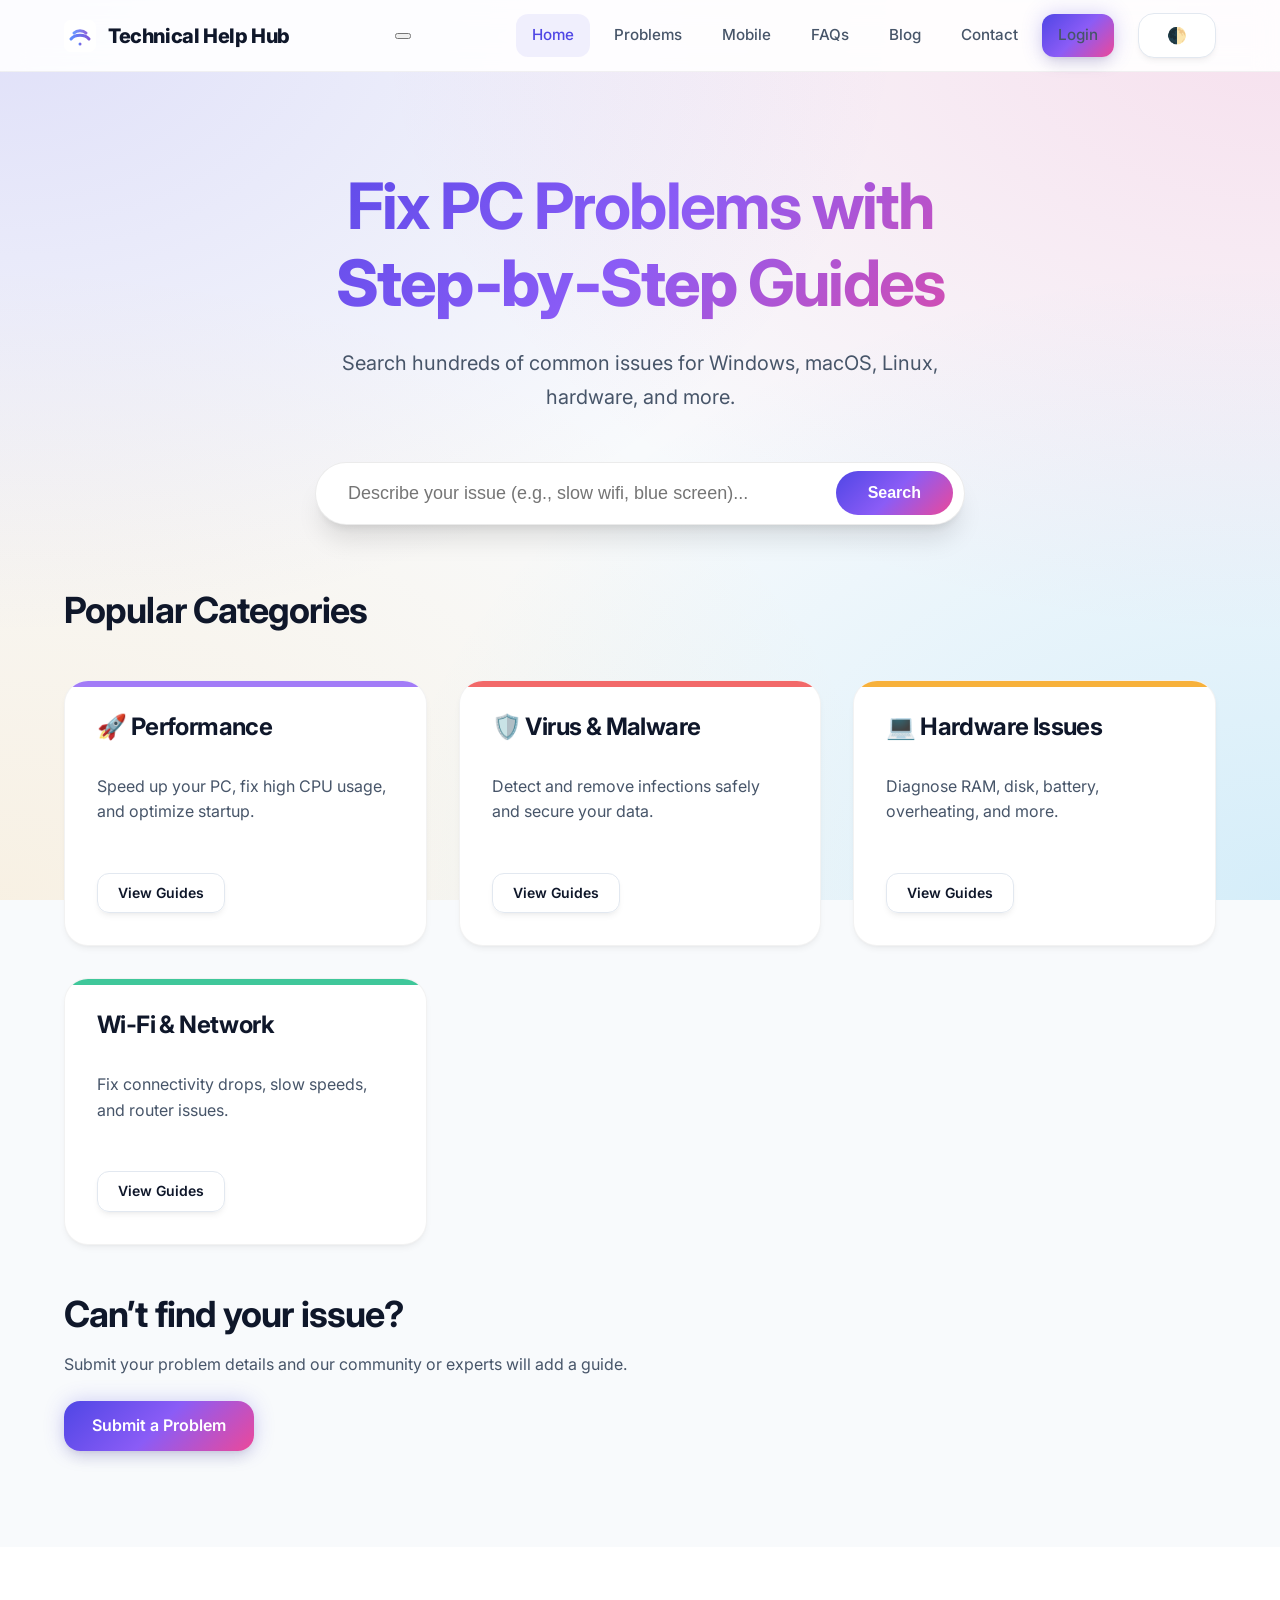
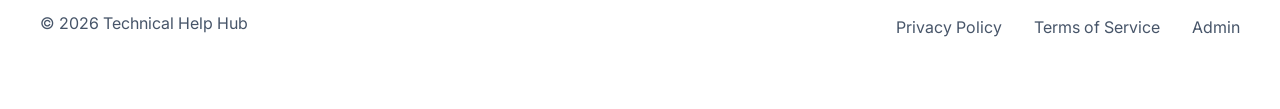
<file: index.html>
<!doctype html>
<html lang="en">

<head>
  <meta charset="utf-8">
  <meta name="viewport" content="width=device-width, initial-scale=1">
  <title>Technical Help Hub - Home</title>
  <link rel="preconnect" href="https://fonts.googleapis.com">
  <link rel="preconnect" href="https://fonts.gstatic.com" crossorigin>
  <link href="https://fonts.googleapis.com/css2?family=Inter:wght@400;500;600;700&display=swap" rel="stylesheet">
  <link rel="stylesheet" href="assets/css/styles.css">
  <!-- Favicon is handled by JS -->
</head>

<body>

  <header class="site-header">
    <div class="container header-inner">
      <a class="logo" href="index.html">
        <img src="assets/img/logo.svg" alt="" width="32" height="32">
        <span>Technical Help Hub</span>
      </a>
      <nav class="nav">
        <a href="index.html" aria-current="page">Home</a>
        <a href="problems.html">Problems</a>
        <a href="mobile-problems.html">Mobile</a>
        <a href="faq.html">FAQs</a>
        <a href="blog.html">Blog</a>
        <a href="contact.html">Contact</a>
        <a href="login.html" class="btn btn-sm">Login</a>
      </nav>
    </div>
  </header>

  <main>
    <section class="hero">
      <div class="container">
        <h1 class="animate-fade-in-up">Fix PC Problems with <br><strong>Step‑by‑Step</strong> Guides</h1>
        <p class="animate-fade-in-up delay-100">Search hundreds of common issues for Windows, macOS, Linux, hardware, and more.</p>

        <form class="search-large animate-fade-in-up delay-200" action="problems.html">
          <label for="homeSearch" class="sr-only">Search problems</label>
          <input type="search" id="homeSearch" name="q"
            placeholder="Describe your issue (e.g., slow wifi, blue screen)..." aria-label="Search problems">
          <button type="submit" class="btn">Search</button>
        </form>
      </div>
    </section>

    <section class="features container">
      <div class="list-header" style="justify-content: center; margin-bottom: 2rem;">
        <h2>Popular Categories</h2>
      </div>

      <div class="cards">
        <a class="card card-performance animate-fade-in-up delay-300" href="problems.html?category=performance">
          <h3>🚀 Performance</h3>
          <p>Speed up your PC, fix high CPU usage, and optimize startup.</p>
          <span class="btn btn-secondary btn-sm">View Guides</span>
        </a>
        <a class="card card-virus animate-fade-in-up delay-300" href="problems.html?category=virus">
          <h3>🛡️ Virus & Malware</h3>
          <p>Detect and remove infections safely and secure your data.</p>
          <span class="btn btn-secondary btn-sm">View Guides</span>
        </a>
        <a class="card card-hardware animate-fade-in-up delay-300" href="problems.html?category=hardware">
          <h3>💻 Hardware Issues</h3>
          <p>Diagnose RAM, disk, battery, overheating, and more.</p>
          <span class="btn btn-secondary btn-sm">View Guides</span>
        </a>
        <a class="card card-network animate-fade-in-up delay-300" href="problems.html?category=network">
          <h3>Wi-Fi & Network</h3>
          <p>Fix connectivity drops, slow speeds, and router issues.</p>
          <span class="btn btn-secondary btn-sm">View Guides</span>
        </a>
      </div>
    </section>

    <section class="cta container">
      <div class="cta-box">
        <div>
          <h2>Can’t find your issue?</h2>
          <p>Submit your problem details and our community or experts will add a guide.</p>
        </div>
        <a class="btn" href="submit.html">Submit a Problem</a>
      </div>
    </section>
  </main>

  <footer class="site-footer">
    <div class="container footer-inner">
      <p>© <span id="year"></span> Technical Help Hub</p>
      <div class="footer-links">
        <a href="privacy.html">Privacy Policy</a>
        <a href="terms.html">Terms of Service</a>
        <a href="admin.html">Admin</a>
      </div>
    </div>
  </footer>

  <script src="assets/js/app.js" defer></script>
</body>

</html>
</file>
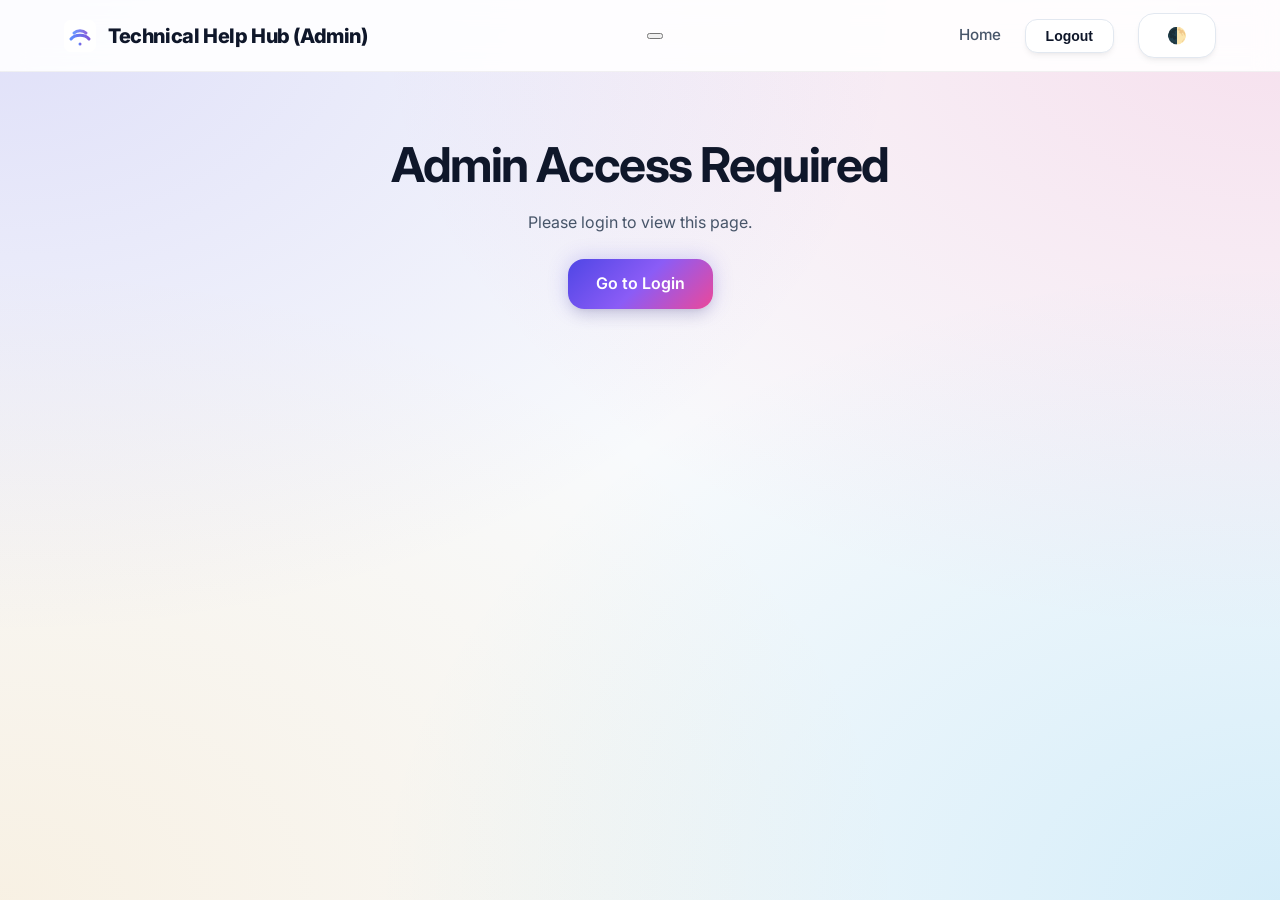
<file: admin.html>
<!doctype html>
<html lang="en">

<head>
  <meta charset="utf-8">
  <meta name="viewport" content="width=device-width, initial-scale=1">
  <title>Admin Dashboard - Technical Help Hub</title>
  <link rel="preconnect" href="https://fonts.googleapis.com">
  <link rel="preconnect" href="https://fonts.gstatic.com" crossorigin>
  <link href="https://fonts.googleapis.com/css2?family=Inter:wght@400;500;600;700&display=swap" rel="stylesheet">
  <link rel="stylesheet" href="assets/css/styles.css">
  <style>
    .admin-grid {
      display: grid;
      gap: 2rem;
      grid-template-columns: repeat(auto-fit, minmax(300px, 1fr));
    }

    .data-item {
      background: var(--bg-surface);
      border: 1px solid var(--border-color);
      border-radius: var(--radius-md);
      padding: 1rem;
      position: relative;
    }

    .data-item h3 {
      margin-top: 0;
      font-size: 1.1rem;
    }

    .btn-delete {
      position: absolute;
      top: 1rem;
      right: 1rem;
      background: #fee2e2;
      color: #991b1b;
      border: none;
      padding: 0.25rem 0.5rem;
      border-radius: var(--radius-sm);
      cursor: pointer;
      font-size: 0.75rem;
    }

    .btn-delete:hover {
      background: #fecaca;
    }
  </style>
</head>

<body>

  <header class="site-header">
    <div class="container header-inner">
      <a class="logo" href="index.html">
        <img src="assets/img/logo.svg" alt="" width="32" height="32">
        <span>Technical Help Hub (Admin)</span>
      </a>
      <nav class="nav">
        <a href="index.html">Home</a>
        <button id="logoutBtn" class="btn btn-sm btn-secondary">Logout</button>
      </nav>
    </div>
  </header>

  <main class="container">
    <div id="loginPrompt" style="display:none; text-align: center; margin-top: 4rem;">
      <h1>Admin Access Required</h1>
      <p class="muted">Please login to view this page.</p>
      <a href="login.html?redirect=admin.html" class="btn">Go to Login</a>
    </div>

    <div id="dashboard" style="display:none">
      <h1>Dashboard</h1>
      <p class="muted" style="margin-bottom: 2rem;">Manage user submissions and messages.</p>

      <div class="admin-grid">
        <div>
          <h2 style="border-bottom: 2px solid var(--brand-primary); padding-bottom: 0.5rem; display: inline-block;">
            Feature Requests</h2>
          <div id="subsList" style="display: grid; gap: 1rem; margin-top: 1rem;"></div>
        </div>

        <div>
          <h2 style="border-bottom: 2px solid var(--brand-secondary); padding-bottom: 0.5rem; display: inline-block;">
            Contact Messages</h2>
          <div id="msgsList" style="display: grid; gap: 1rem; margin-top: 1rem;"></div>
        </div>
      </div>
    </div>
  </main>

  <script src="assets/js/app.js" defer></script>
  <script>
    document.addEventListener('DOMContentLoaded', () => {
      const user = Auth.getUser();
      if (!user) {
        document.getElementById('loginPrompt').style.display = 'block';
        return;
      }

      document.getElementById('dashboard').style.display = 'block';

      document.getElementById('logoutBtn').addEventListener('click', () => {
        Auth.logout();
        window.location.href = 'index.html';
      });

      // Render Submissions
      const subs = Store.get('submissions', []);
      const subsContainer = document.getElementById('subsList');
      if (subs.length === 0) subsContainer.innerHTML = '<p class="muted">No submissions yet.</p>';
      else {
        subsContainer.innerHTML = subs.map((s, i) => `
      <div class="data-item">
        <button class="btn-delete" onclick="deleteItem('submissions', ${i})">Delete</button>
        <h3>${s.title}</h3>
        <p class="muted" style="font-size: 0.85rem;">From: ${s.name} (${s.email})</p>
        <p class="muted" style="font-size: 0.85rem;">OS: ${s.os} | Cat: ${s.category}</p>
        <p style="margin-top: 0.5rem; font-size: 0.9rem;">${s.desc}</p>
        <small class="muted">${new Date(s.date).toLocaleDateString()}</small>
      </div>
    `).join('');
      }

      // Render Messages
      const msgs = Store.get('messages', []);
      const msgsContainer = document.getElementById('msgsList');
      if (msgs.length === 0) msgsContainer.innerHTML = '<p class="muted">No messages yet.</p>';
      else {
        msgsContainer.innerHTML = msgs.map((m, i) => `
      <div class="data-item">
        <button class="btn-delete" onclick="deleteItem('messages', ${i})">Delete</button>
        <h3>${m.subject}</h3>
        <p class="muted" style="font-size: 0.85rem;">From: ${m.name} (${m.email})</p>
        <p style="margin-top: 0.5rem; font-size: 0.9rem;">${m.message}</p>
        <small class="muted">${new Date(m.date).toLocaleDateString()}</small>
      </div>
    `).join('');
      }
    });

    // Global scope for onclick handlers
    window.deleteItem = function (key, index) {
      if (!confirm('Are you sure you want to delete this item?')) return;
      const items = Store.get(key, []);
      items.splice(index, 1);
      Store.set(key, items);
      location.reload();
    };
  </script>
</body>

</html>
</file>
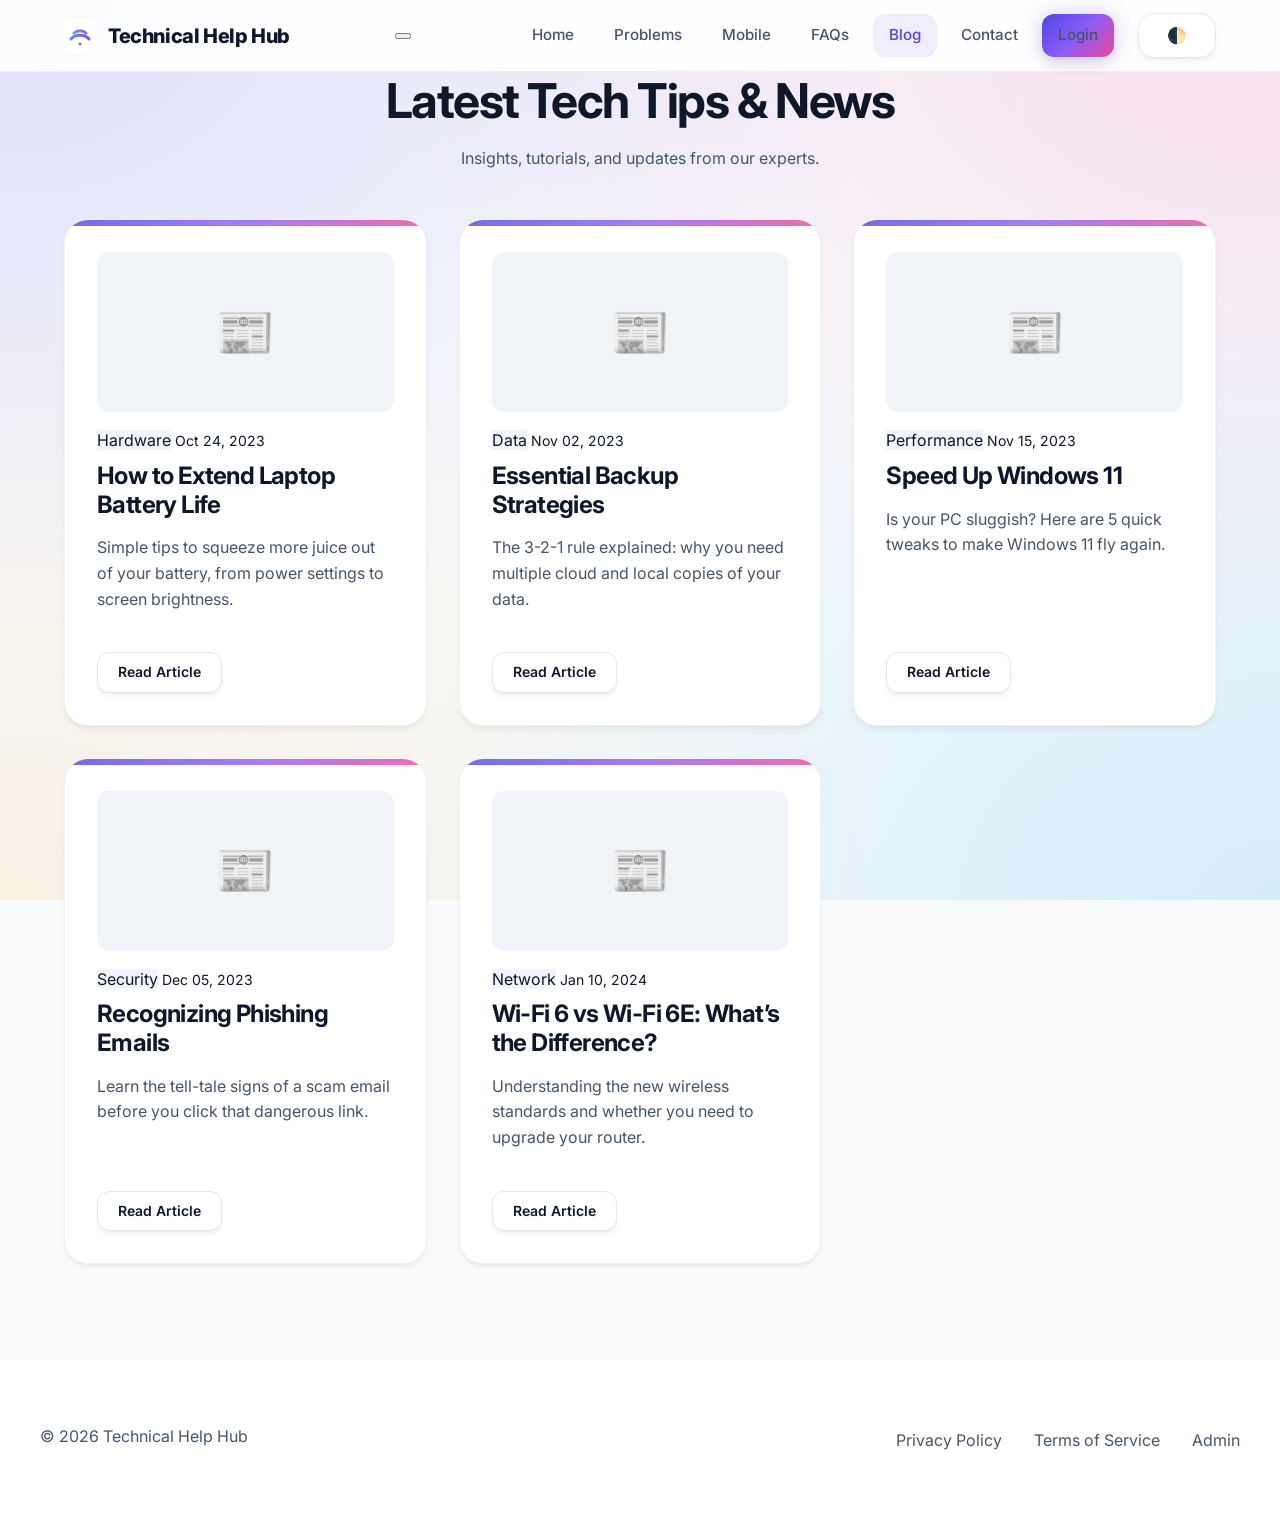
<file: blog.html>
<!doctype html>
<html lang="en">

<head>
  <meta charset="utf-8">
  <meta name="viewport" content="width=device-width, initial-scale=1">
  <title>Blog - Technical Help Hub</title>
  <link rel="preconnect" href="https://fonts.googleapis.com">
  <link rel="preconnect" href="https://fonts.gstatic.com" crossorigin>
  <link href="https://fonts.googleapis.com/css2?family=Inter:wght@400;500;600;700&display=swap" rel="stylesheet">
  <link rel="stylesheet" href="assets/css/styles.css">
</head>

<body>

  <header class="site-header">
    <div class="container header-inner">
      <a class="logo" href="index.html">
        <img src="assets/img/logo.svg" alt="" width="32" height="32">
        <span>Technical Help Hub</span>
      </a>
      <nav class="nav">
        <a href="index.html">Home</a>
        <a href="problems.html">Problems</a>
        <a href="mobile-problems.html">Mobile</a>
        <a href="faq.html">FAQs</a>
        <a href="blog.html" aria-current="page">Blog</a>
        <a href="contact.html">Contact</a>
        <a href="login.html" class="btn btn-sm">Login</a>
      </nav>
    </div>
  </header>

  <main class="container">
    <div class="list-header" style="justify-content: center; margin-bottom: 3rem; text-align: center;">
      <div>
        <h1>Latest Tech Tips & News</h1>
        <p class="muted">Insights, tutorials, and updates from our experts.</p>
      </div>
    </div>

    <div id="blog-grid" class="cards">
      <!-- Posts injected here -->
    </div>
  </main>

  <footer class="site-footer">
    <div class="container footer-inner">
      <p>© <span id="year"></span> Technical Help Hub</p>
      <div class="footer-links">
        <a href="privacy.html">Privacy Policy</a>
        <a href="terms.html">Terms of Service</a>
        <a href="admin.html">Admin</a>
      </div>
    </div>
  </footer>

  <script src="assets/js/app.js" defer></script>
  <script>
    const posts = [
      {
        title: 'How to Extend Laptop Battery Life',
        date: 'Oct 24, 2023',
        excerpt: 'Simple tips to squeeze more juice out of your battery, from power settings to screen brightness.',
        img: 'assets/img/blog/battery.svg',
        tag: 'Hardware'
      },
      {
        title: 'Essential Backup Strategies',
        date: 'Nov 02, 2023',
        excerpt: 'The 3-2-1 rule explained: why you need multiple cloud and local copies of your data.',
        img: 'assets/img/blog/backup.svg',
        tag: 'Data'
      },
      {
        title: 'Speed Up Windows 11',
        date: 'Nov 15, 2023',
        excerpt: 'Is your PC sluggish? Here are 5 quick tweaks to make Windows 11 fly again.',
        img: 'assets/img/blog/windows.svg',
        tag: 'Performance'
      },
      {
        title: 'Recognizing Phishing Emails',
        date: 'Dec 05, 2023',
        excerpt: 'Learn the tell-tale signs of a scam email before you click that dangerous link.',
        img: 'assets/img/blog/security.svg',
        tag: 'Security'
      },
      {
        title: 'Wi-Fi 6 vs Wi-Fi 6E: What’s the Difference?',
        date: 'Jan 10, 2024',
        excerpt: 'Understanding the new wireless standards and whether you need to upgrade your router.',
        img: 'assets/img/blog/wifi.svg',
        tag: 'Network'
      }
    ];

    const grid = document.getElementById('blog-grid');
    grid.innerHTML = posts.map(post => `
  <article class="card" style="display: flex; flex-direction: column; gap: 1rem;">
    <div style="height: 160px; background: var(--bg-surface-alt); border-radius: var(--radius-md); display: flex; align-items: center; justify-content: center; overflow: hidden;">
        <span style="font-size: 3rem;">📰</span>
    </div>
    <div>
        <div class="meta" style="margin-bottom: 0.5rem;">
            <span class="badge" style="background: var(--bg-surface-alt);">${post.tag}</span>
            <span class="muted" style="font-size: 0.875rem;">${post.date}</span>
        </div>
        <h3 style="margin-bottom: 0.5rem;">
            <a href="#" style="text-decoration: none; color: inherit;">${post.title}</a>
        </h3>
        <p class="muted">${post.excerpt}</p>
    </div>
    <a href="#" class="btn btn-sm btn-secondary" style="margin-top: auto; align-self: flex-start;">Read Article</a>
  </article>
`).join('');
  </script>
</body>

</html>
</file>
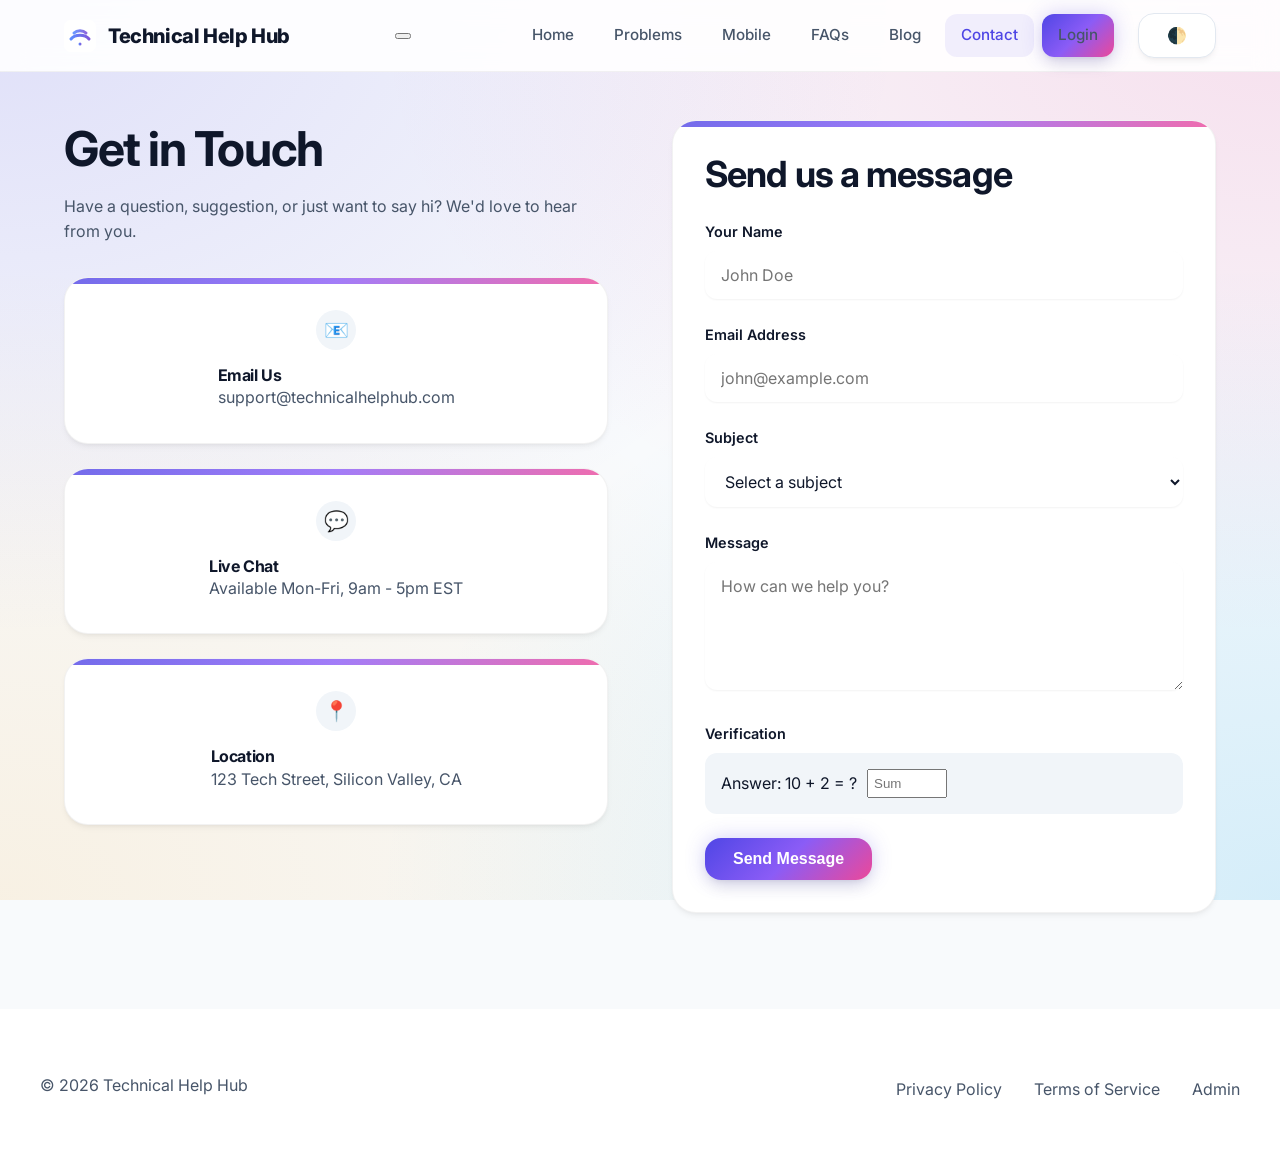
<file: contact.html>
<!doctype html>
<html lang="en">

<head>
  <meta charset="utf-8">
  <meta name="viewport" content="width=device-width, initial-scale=1">
  <title>Contact Us - Technical Help Hub</title>
  <link rel="preconnect" href="https://fonts.googleapis.com">
  <link rel="preconnect" href="https://fonts.gstatic.com" crossorigin>
  <link href="https://fonts.googleapis.com/css2?family=Inter:wght@400;500;600;700&display=swap" rel="stylesheet">
  <link rel="stylesheet" href="assets/css/styles.css">
</head>

<body>

  <header class="site-header">
    <div class="container header-inner">
      <a class="logo" href="index.html">
        <img src="assets/img/logo.svg" alt="" width="32" height="32">
        <span>Technical Help Hub</span>
      </a>
      <nav class="nav">
        <a href="index.html">Home</a>
        <a href="problems.html">Problems</a>
        <a href="mobile-problems.html">Mobile</a>
        <a href="faq.html">FAQs</a>
        <a href="blog.html">Blog</a>
        <a href="contact.html" aria-current="page">Contact</a>
        <a href="login.html" class="btn btn-sm">Login</a>
      </nav>
    </div>
  </header>

  <main class="container">
    <div class="grid"
      style="grid-template-columns: repeat(auto-fit, minmax(300px, 1fr)); gap: 4rem; align-items: start;">

      <!-- Contact Info -->
      <div>
        <h1>Get in Touch</h1>
        <p class="muted" style="margin-bottom: 2rem;">Have a question, suggestion, or just want to say hi? We'd love to
          hear from you.</p>

        <div style="display: grid; gap: 1.5rem;">
          <div class="card" style="display: flex; gap: 1rem; align-items: center;">
            <div
              style="width: 40px; height: 40px; background: var(--bg-surface-alt); border-radius: 50%; display: flex; align-items: center; justify-content: center; font-size: 1.25rem;">
              📧</div>
            <div>
              <h3 style="margin: 0; font-size: 1rem;">Email Us</h3>
              <p class="muted" style="margin: 0;">support@technicalhelphub.com</p>
            </div>
          </div>

          <div class="card" style="display: flex; gap: 1rem; align-items: center;">
            <div
              style="width: 40px; height: 40px; background: var(--bg-surface-alt); border-radius: 50%; display: flex; align-items: center; justify-content: center; font-size: 1.25rem;">
              💬</div>
            <div>
              <h3 style="margin: 0; font-size: 1rem;">Live Chat</h3>
              <p class="muted" style="margin: 0;">Available Mon-Fri, 9am - 5pm EST</p>
            </div>
          </div>

          <div class="card" style="display: flex; gap: 1rem; align-items: center;">
            <div
              style="width: 40px; height: 40px; background: var(--bg-surface-alt); border-radius: 50%; display: flex; align-items: center; justify-content: center; font-size: 1.25rem;">
              📍</div>
            <div>
              <h3 style="margin: 0; font-size: 1rem;">Location</h3>
              <p class="muted" style="margin: 0;">123 Tech Street, Silicon Valley, CA</p>
            </div>
          </div>
        </div>
      </div>

      <!-- Contact Form -->
      <div class="card">
        <h2 style="margin-bottom: 1.5rem;">Send us a message</h2>
        <form id="contactForm">
          <div class="form-group">
            <label for="name">Your Name</label>
            <input type="text" id="name" required placeholder="John Doe">
          </div>

          <div class="form-group">
            <label for="email">Email Address</label>
            <input type="email" id="email" required placeholder="john@example.com">
          </div>

          <div class="form-group">
            <label for="subject">Subject</label>
            <select id="subject" required>
              <option value="" disabled selected>Select a subject</option>
              <option>General Inquiry</option>
              <option>Technical Support</option>
              <option>Feedback</option>
              <option>Partnership</option>
            </select>
          </div>

          <div class="form-group">
            <label for="message">Message</label>
            <textarea id="message" rows="5" required placeholder="How can we help you?"></textarea>
          </div>

          <div class="form-group">
            <label>Verification</label>
            <div id="captcha" class="captcha"
              style="background: var(--bg-surface-alt); padding: 1rem; border-radius: var(--radius-md); border: 1px solid var(--border-color);">
            </div>
          </div>

          <button type="submit" class="btn btn-block">Send Message</button>
          <div id="msg" class="alert ok mt-4" style="display:none"></div>
        </form>
      </div>

    </div>
  </main>

  <footer class="site-footer">
    <div class="container footer-inner">
      <p>© <span id="year"></span> Technical Help Hub</p>
      <div class="footer-links">
        <a href="privacy.html">Privacy Policy</a>
        <a href="terms.html">Terms of Service</a>
        <a href="admin.html">Admin</a>
      </div>
    </div>
  </footer>

  <script src="assets/js/app.js" defer></script>
  <script>
    document.addEventListener('DOMContentLoaded', () => {
      // If logged in, pre-fill
      const user = Auth.getUser();
      if (user) {
        document.getElementById('name').value = user.name || '';
        document.getElementById('email').value = user.email || '';
      }

      // Init Captcha
      const captchaId = Captcha.create('captcha');

      document.getElementById('contactForm').addEventListener('submit', e => {
        e.preventDefault();

        if (!Captcha.validate(captchaId)) {
          alert('Incorrect captcha answer.');
          return;
        }

        const data = {
          id: 'msg-' + Date.now(),
          name: document.getElementById('name').value,
          email: document.getElementById('email').value,
          subject: document.getElementById('subject').value,
          message: document.getElementById('message').value,
          date: new Date().toISOString()
        };

        const messages = Store.get('messages', []);
        messages.push(data);
        Store.set('messages', messages);

        const msg = document.getElementById('msg');
        msg.style.display = 'block';
        msg.textContent = 'Message sent! We\'ll get back to you shortly.';
        e.target.reset();

        // Reset Captcha
        Captcha.create('captcha');
      });
    });
  </script>
</body>

</html>
</file>
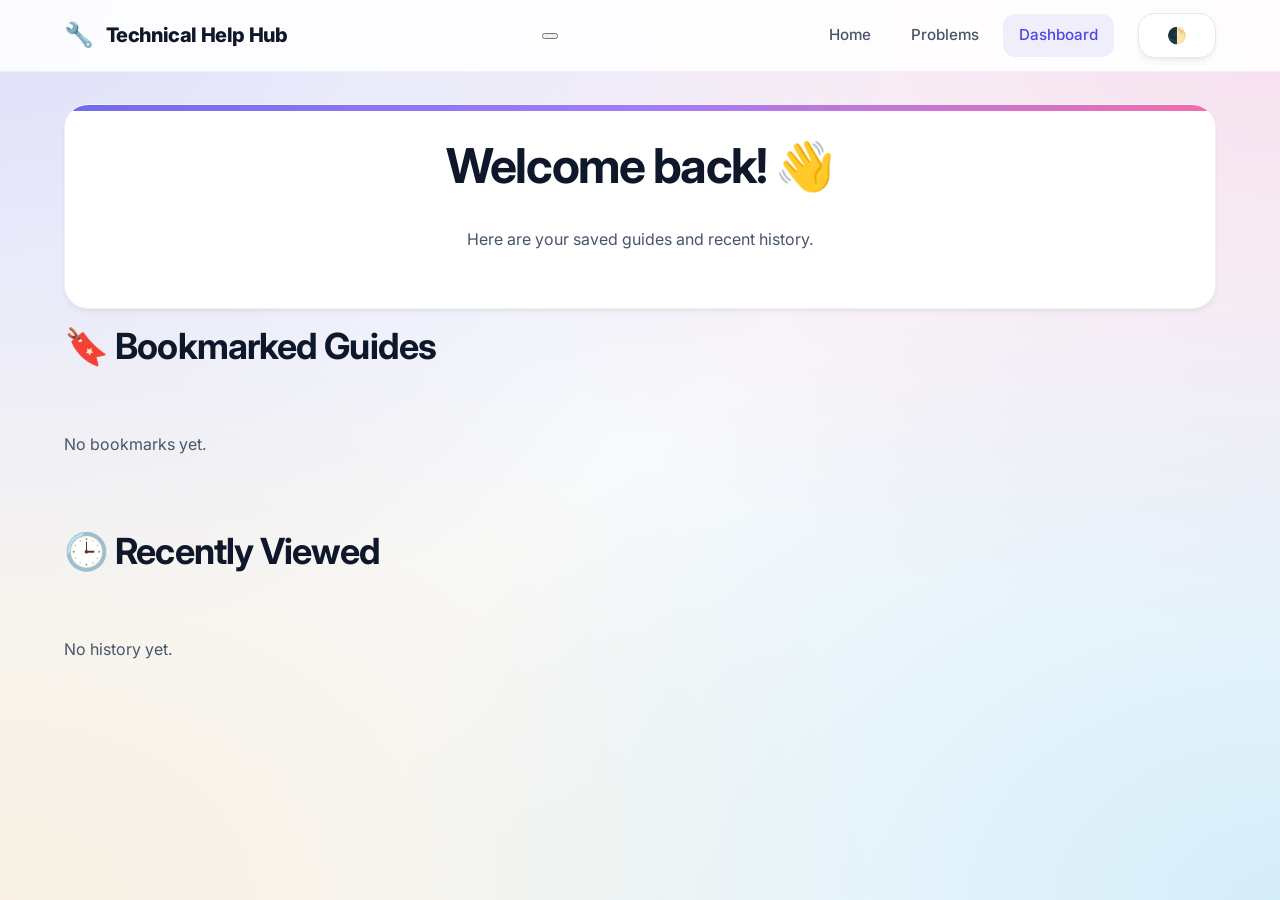
<file: dashboard.html>
<!DOCTYPE html>
<html lang="en">

<head>
    <meta charset="UTF-8">
    <meta name="viewport" content="width=device-width, initial-scale=1.0">
    <title>My Dashboard - Technical Help Hub</title>
    <link rel="stylesheet" href="assets/css/styles.css">
    <link rel="stylesheet" href="https://fonts.googleapis.com/css2?family=Inter:wght@400;500;600;700&display=swap">
</head>

<body>
    <header class="site-header">
        <div class="container header-inner">
            <a href="index.html" class="logo">
                <span style="font-size: 1.5rem;">🔧</span> Technical Help Hub
            </a>
            <nav class="nav">
                <a href="index.html">Home</a>
                <a href="problems.html">Problems</a>
                <a href="dashboard.html" aria-current="page" style="color: var(--brand-primary);">Dashboard</a>
            </nav>
        </div>
    </header>

    <main class="container" style="padding: 2rem 1.5rem;">
        <div class="card mb-4 text-center">
            <h1>Welcome back! 👋</h1>
            <p>Here are your saved guides and recent history.</p>
        </div>

        <h2 class="mt-4">🔖 Bookmarked Guides</h2>
        <div id="bookmarks-list" class="grid">
            <!-- Populated by JS -->
            <p class="muted">No bookmarks yet.</p>
        </div>

        <h2 class="mt-4">🕒 Recently Viewed</h2>
        <div id="history-list" class="grid">
            <!-- Populated by JS -->
            <p class="muted">No history yet.</p>
        </div>
    </main>

    <script src="assets/js/app.js"></script>
    <script>
        document.addEventListener('DOMContentLoaded', () => {
            renderDashboard();
        });

        function renderDashboard() {
            const history = JSON.parse(localStorage.getItem('thh_history') || '[]');
            const bookmarks = JSON.parse(localStorage.getItem('thh_bookmarks') || '[]');

            // Render Booksmarks
            const bookWrap = document.getElementById('bookmarks-list');
            if (bookmarks.length > 0) {
                bookWrap.innerHTML = bookmarks.map(item => createCard(item)).join('');
            }

            // Render History
            const histWrap = document.getElementById('history-list');
            if (history.length > 0) {
                histWrap.innerHTML = history.map(item => createCard(item)).join('');
            }
        }

        function createCard(item) {
            // Re-use the existing card styles, but simplified
            return `
            <a class="card" href="problem.html?id=${item.id}" style="border-top: 4px solid var(--brand-primary);">
              <div style="margin-bottom:auto">
                <h3>${item.title}</h3>
                <p class="muted">Viewed: ${new Date(item.date).toLocaleDateString()}</p>
              </div>
            </a>
          `;
        }
    </script>
</body>

</html>
</file>
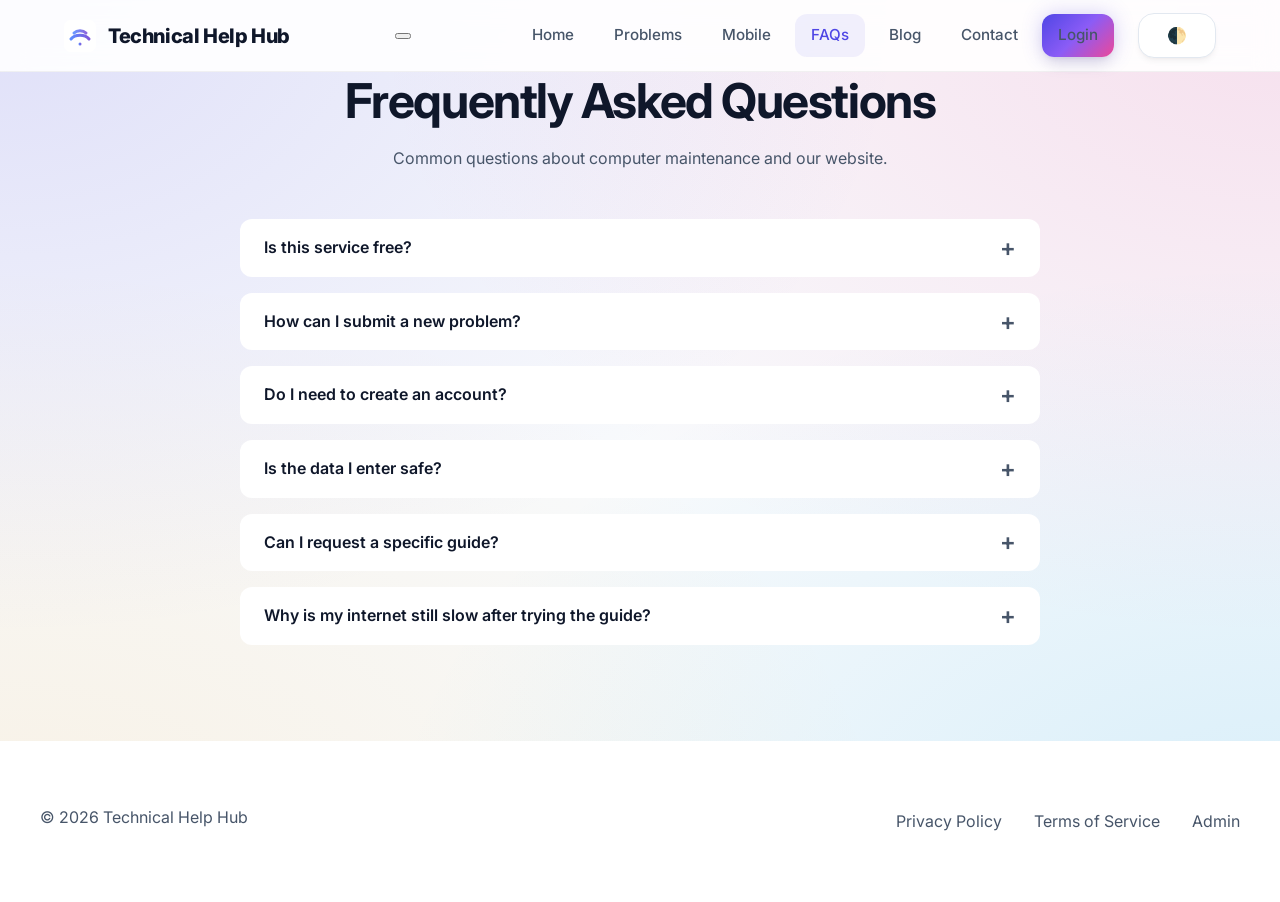
<file: faq.html>
<!doctype html>
<html lang="en">

<head>
  <meta charset="utf-8">
  <meta name="viewport" content="width=device-width, initial-scale=1">
  <title>FAQ - Technical Help Hub</title>
  <link rel="preconnect" href="https://fonts.googleapis.com">
  <link rel="preconnect" href="https://fonts.gstatic.com" crossorigin>
  <link href="https://fonts.googleapis.com/css2?family=Inter:wght@400;500;600;700&display=swap" rel="stylesheet">
  <link rel="stylesheet" href="assets/css/styles.css">
  <style>
    details {
      background: var(--bg-surface);
      border: 1px solid var(--border-color);
      border-radius: var(--radius-md);
      margin-bottom: 1rem;
      overflow: hidden;
      transition: all 0.2s ease;
    }

    details[open] {
      box-shadow: var(--shadow-sm);
      border-color: var(--brand-primary);
    }

    summary {
      padding: 1rem 1.5rem;
      cursor: pointer;
      font-weight: 600;
      list-style: none;
      /* Hide default triangle */
      display: flex;
      justify-content: space-between;
      align-items: center;
    }

    summary::-webkit-details-marker {
      display: none;
    }

    summary::after {
      content: '+';
      font-size: 1.5rem;
      line-height: 1;
      color: var(--text-muted);
    }

    details[open] summary::after {
      content: '−';
    }

    .faq-answer {
      padding: 1.5rem;
      padding-top: 0;
      line-height: 1.6;
      color: var(--text-muted);
      border-top: 1px solid transparent;
    }

    details[open] .faq-answer {
      border-top-color: var(--border-color);
      padding-top: 1rem;
    }
  </style>
</head>

<body>

  <header class="site-header">
    <div class="container header-inner">
      <a class="logo" href="index.html">
        <img src="assets/img/logo.svg" alt="" width="32" height="32">
        <span>Technical Help Hub</span>
      </a>
      <nav class="nav">
        <a href="index.html">Home</a>
        <a href="problems.html">Problems</a>
        <a href="mobile-problems.html">Mobile</a>
        <a href="faq.html" aria-current="page">FAQs</a>
        <a href="blog.html">Blog</a>
        <a href="contact.html">Contact</a>
        <a href="login.html" class="btn btn-sm">Login</a>
      </nav>
    </div>
  </header>

  <main class="container">
    <div style="max-width: 800px; margin: 0 auto;">
      <div class="text-center" style="margin-bottom: 3rem;">
        <h1>Frequently Asked Questions</h1>
        <p class="muted">Common questions about computer maintenance and our website.</p>
      </div>

      <details>
        <summary>Is this service free?</summary>
        <div class="faq-answer">
          Yes! All the guides on Technical Help Hub are free to access. We believe in making technical support
          accessible to everyone.
        </div>
      </details>

      <details>
        <summary>How can I submit a new problem?</summary>
        <div class="faq-answer">
          Navigate to the <a href="submit.html">Submit Problem</a> page. You'll need to fill out a form with the problem
          details and your solution. Our team reviews all submissions before publishing.
        </div>
      </details>

      <details>
        <summary>Do I need to create an account?</summary>
        <div class="faq-answer">
          No, you can view all guides without an account. However, creating an account allows you to save your progress,
          bookmark issues, and track your submissions.
        </div>
      </details>

      <details>
        <summary>Is the data I enter safe?</summary>
        <div class="faq-answer">
          This is a demo website. All "user data" (logins, submissions) is stored purely in your browser's LocalStorage
          and is never sent to any server. You can clear it at any time by clearing your browser cache.
        </div>
      </details>

      <details>
        <summary>Can I request a specific guide?</summary>
        <div class="faq-answer">
          Absolutely. If you can't find a solution, use the <a href="contact.html">Contact Us</a> form to request a
          guide, and we'll do our best to add it.
        </div>
      </details>

      <details>
        <summary>Why is my internet still slow after trying the guide?</summary>
        <div class="faq-answer">
          Speed issues can be complex. If the software steps didn't help, it might be a hardware limitation of your
          router, interference from neighbors, or an ISP issue. We recommend contacting your service provider if the
          guide doesn't resolve it.
        </div>
      </details>

    </div>
  </main>

  <footer class="site-footer">
    <div class="container footer-inner">
      <p>© <span id="year"></span> Technical Help Hub</p>
      <div class="footer-links">
        <a href="privacy.html">Privacy Policy</a>
        <a href="terms.html">Terms of Service</a>
        <a href="admin.html">Admin</a>
      </div>
    </div>
  </footer>

  <script src="assets/js/app.js" defer></script>
</body>

</html>
</file>
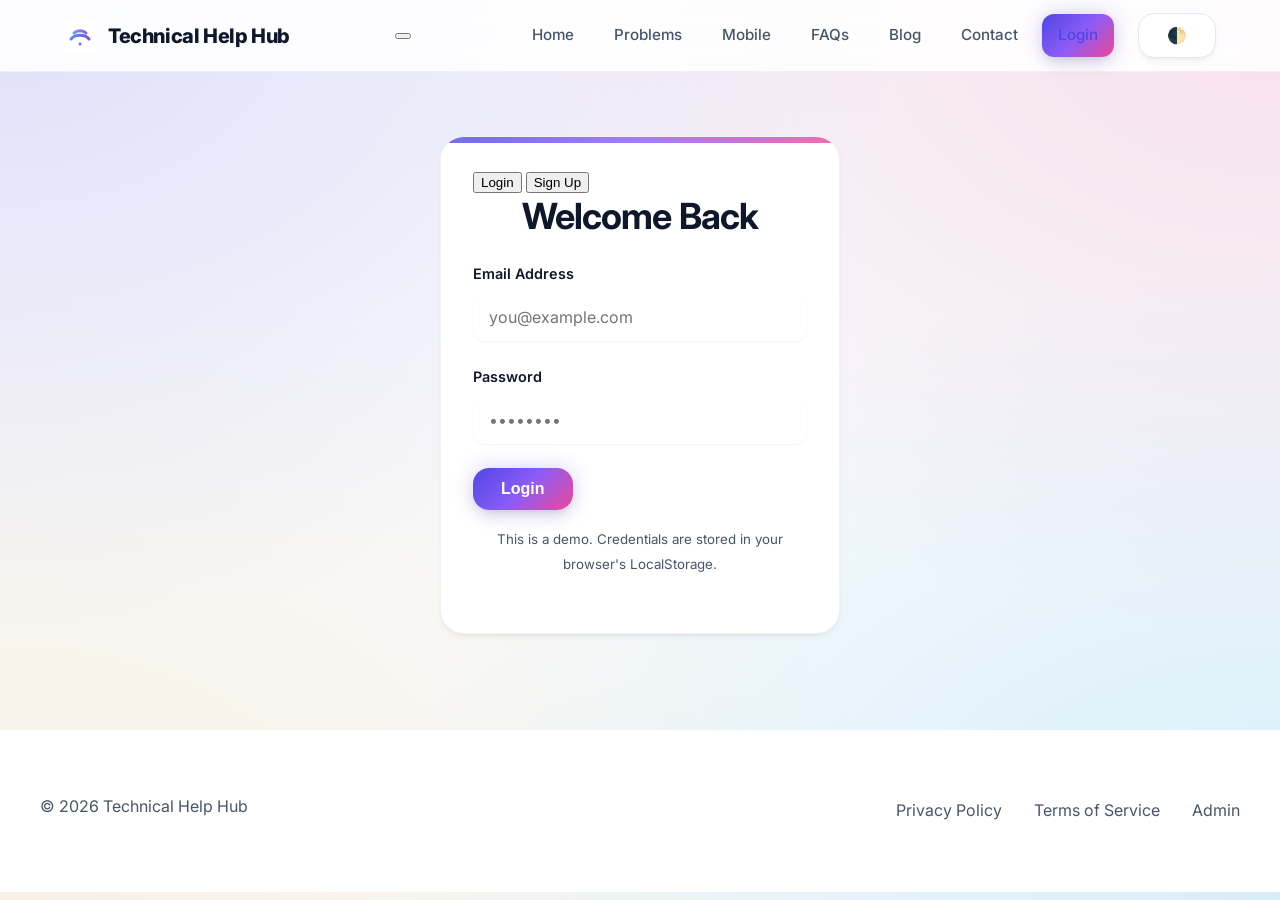
<file: login.html>
<!doctype html>
<html lang="en">

<head>
  <meta charset="utf-8">
  <meta name="viewport" content="width=device-width, initial-scale=1">
  <title>Login - Technical Help Hub</title>
  <link rel="preconnect" href="https://fonts.googleapis.com">
  <link rel="preconnect" href="https://fonts.gstatic.com" crossorigin>
  <link href="https://fonts.googleapis.com/css2?family=Inter:wght@400;500;600;700&display=swap" rel="stylesheet">
  <link rel="stylesheet" href="assets/css/styles.css">
  <style>
    .auth-container {
      max-width: 400px;
      margin: 4rem auto;
    }
  </style>
</head>

<body>

  <header class="site-header">
    <div class="container header-inner">
      <a class="logo" href="index.html">
        <img src="assets/img/logo.svg" alt="" width="32" height="32">
        <span>Technical Help Hub</span>
      </a>
      <nav class="nav">
        <a href="index.html">Home</a>
        <a href="problems.html">Problems</a>
        <a href="mobile-problems.html">Mobile</a>
        <a href="faq.html">FAQs</a>
        <a href="blog.html">Blog</a>
        <a href="contact.html">Contact</a>
        <a href="login.html" class="btn btn-sm" aria-current="page">Login</a>
      </nav>
    </div>
  </header>

  <main class="container">
    <div class="auth-container">
      <div class="card">
        <div class="auth-toggle">
          <button id="tabLogin" class="active">Login</button>
          <button id="tabRegister">Sign Up</button>
        </div>

        <form id="formLogin">
          <h2 class="text-center" style="margin-bottom: 1.5rem;">Welcome Back</h2>

          <div class="form-group">
            <label for="l_email">Email Address</label>
            <input id="l_email" type="email" required placeholder="you@example.com">
          </div>

          <div class="form-group">
            <label for="l_password">Password</label>
            <input id="l_password" type="password" required placeholder="••••••••">
          </div>

          <button class="btn btn-block" type="submit">Login</button>
          <div id="loginAlert" class="alert err mt-4" style="display:none"></div>
        </form>

        <form id="formRegister" style="display:none">
          <h2 class="text-center" style="margin-bottom: 1.5rem;">Create Account</h2>

          <div class="form-group">
            <label for="r_name">Full Name</label>
            <input id="r_name" type="text" required placeholder="John Doe">
          </div>

          <div class="form-group">
            <label for="r_email">Email Address</label>
            <input id="r_email" type="email" required placeholder="you@example.com">
          </div>

          <div class="form-group">
            <label for="r_password">Password</label>
            <input id="r_password" type="password" required placeholder="Create a password">
          </div>

          <button class="btn btn-block" type="submit">Sign Up</button>
          <div id="regAlert" class="alert err mt-4" style="display:none"></div>
        </form>

        <p class="muted text-center mt-4">
          <small>This is a demo. Credentials are stored in your browser's LocalStorage.</small>
        </p>
      </div>
    </div>
  </main>

  <footer class="site-footer">
    <div class="container footer-inner">
      <p>© <span id="year"></span> Technical Help Hub</p>
      <div class="footer-links">
        <a href="privacy.html">Privacy Policy</a>
        <a href="terms.html">Terms of Service</a>
        <a href="admin.html">Admin</a>
      </div>
    </div>
  </footer>

  <script src="assets/js/app.js" defer></script>
  <script>
    document.addEventListener('DOMContentLoaded', () => {
      // Check if already logged in
      if (Auth.getUser()) {
        window.location.href = 'index.html';
        return;
      }

      const tabLogin = document.getElementById('tabLogin');
      const tabRegister = document.getElementById('tabRegister');
      const formLogin = document.getElementById('formLogin');
      const formRegister = document.getElementById('formRegister');

      // Toggle Logic
      tabLogin.addEventListener('click', () => {
        tabLogin.classList.add('active');
        tabRegister.classList.remove('active');
        formLogin.style.display = 'block';
        formRegister.style.display = 'none';
      });

      tabRegister.addEventListener('click', () => {
        tabRegister.classList.add('active');
        tabLogin.classList.remove('active');
        formRegister.style.display = 'block';
        formLogin.style.display = 'none';
      });

      // Login Handler
      formLogin.addEventListener('submit', e => {
        e.preventDefault();
        const email = document.getElementById('l_email').value.trim();
        const pass = document.getElementById('l_password').value;

        const result = Auth.login(email, pass);
        const alert = document.getElementById('loginAlert');

        if (result.success) {
          alert.className = 'alert ok mt-4';
          alert.textContent = 'Login successful! Redirecting...';
          alert.style.display = 'block';
          setTimeout(() => window.location.href = 'index.html', 1000);
        } else {
          alert.className = 'alert err mt-4';
          alert.textContent = result.message;
          alert.style.display = 'block';
        }
      });

      // Register Handler
      formRegister.addEventListener('submit', e => {
        e.preventDefault();
        const name = document.getElementById('r_name').value.trim();
        const email = document.getElementById('r_email').value.trim();
        const pass = document.getElementById('r_password').value;

        const result = Auth.register(name, email, pass);
        const alert = document.getElementById('regAlert');

        if (result.success) {
          alert.className = 'alert ok mt-4';
          alert.textContent = 'Account created! Redirecting...';
          alert.style.display = 'block';
          setTimeout(() => window.location.href = 'index.html', 1000);
        } else {
          alert.className = 'alert err mt-4';
          alert.textContent = result.message;
          alert.style.display = 'block';
        }
      });
    });
  </script>
</body>

</html>
</file>
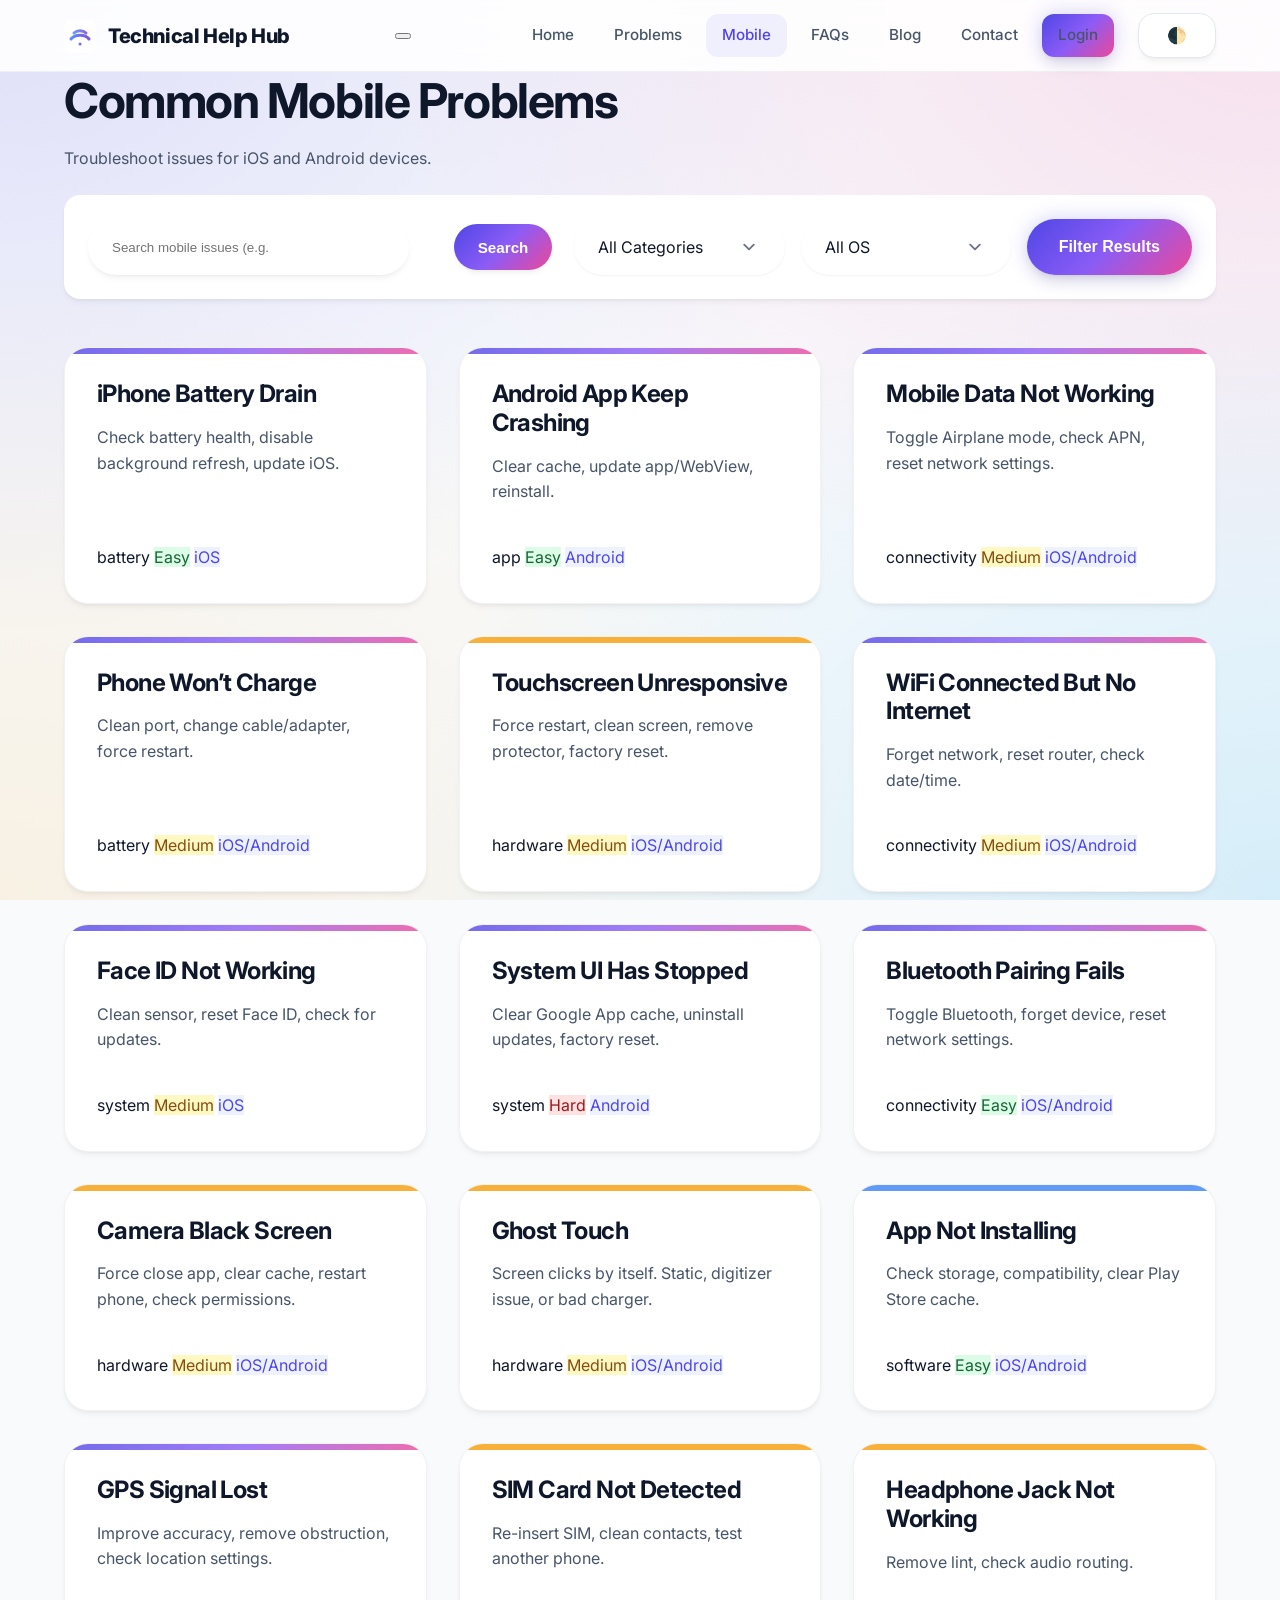
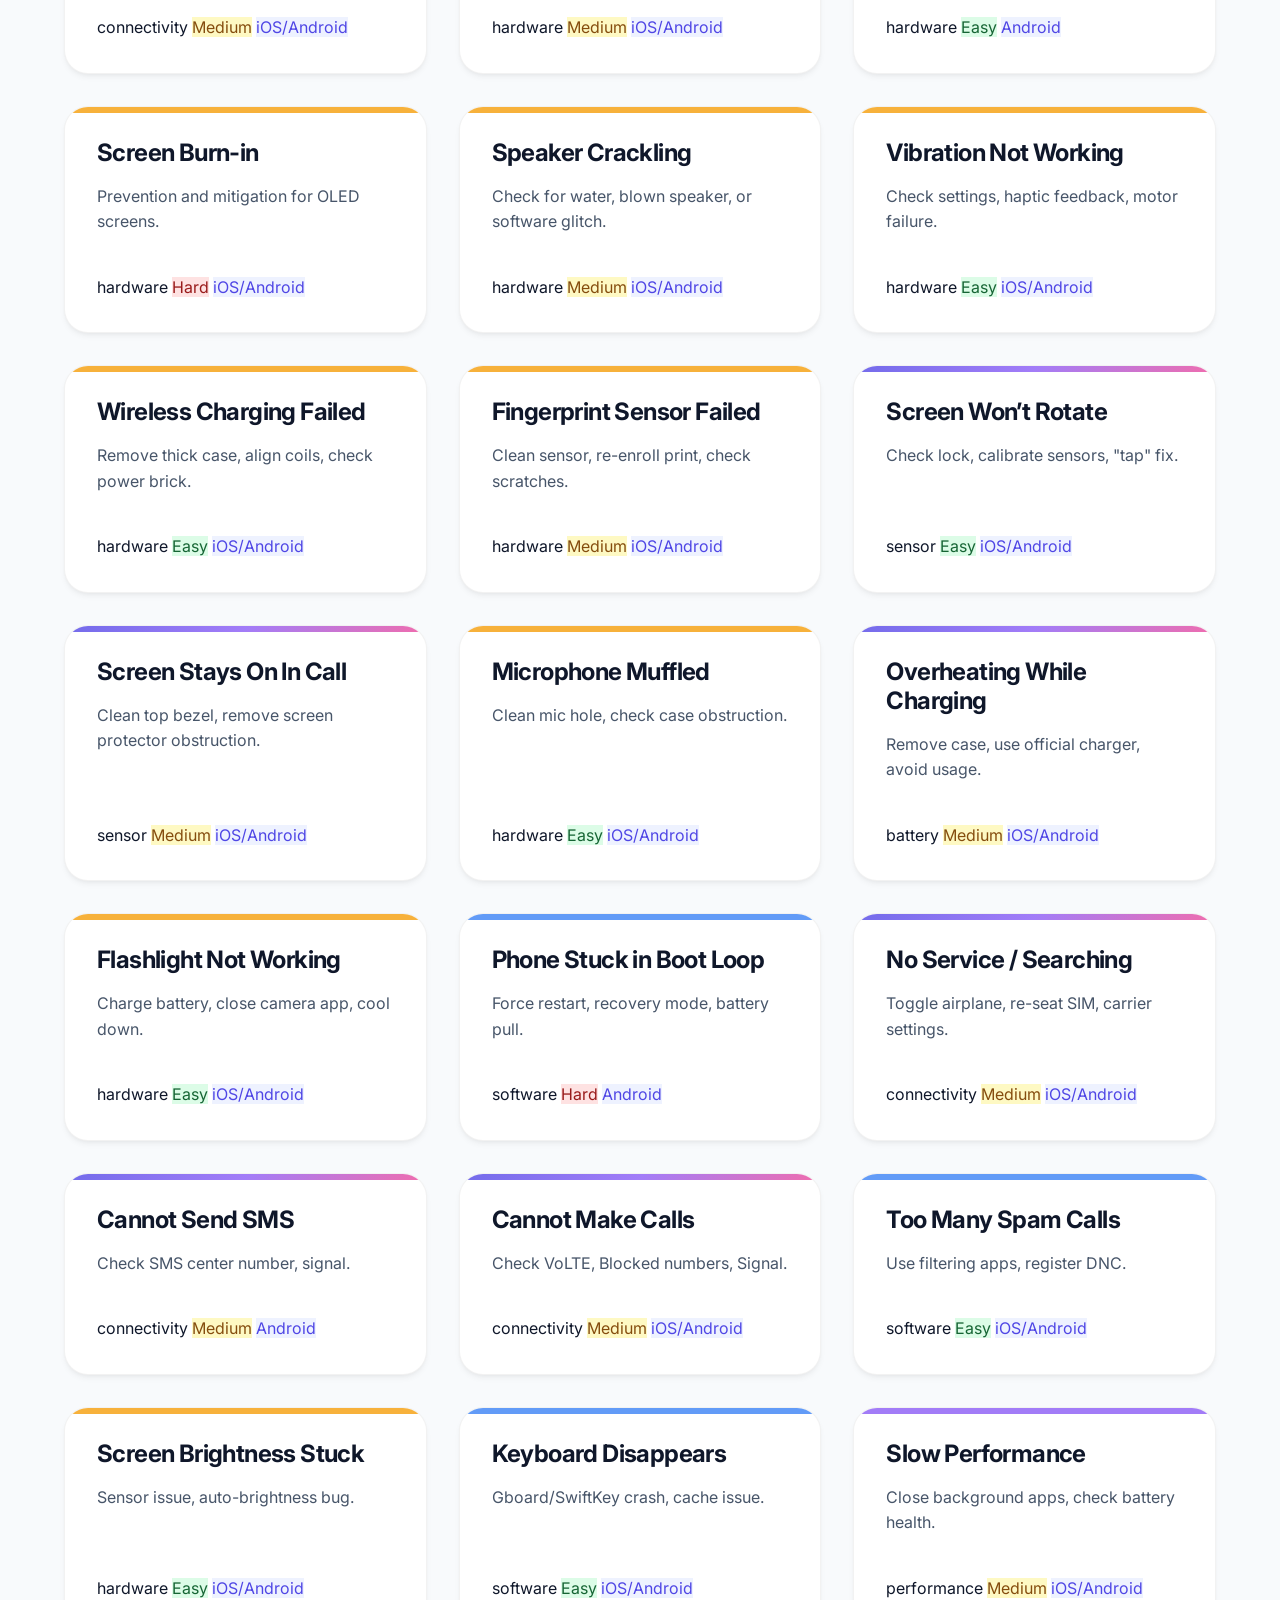
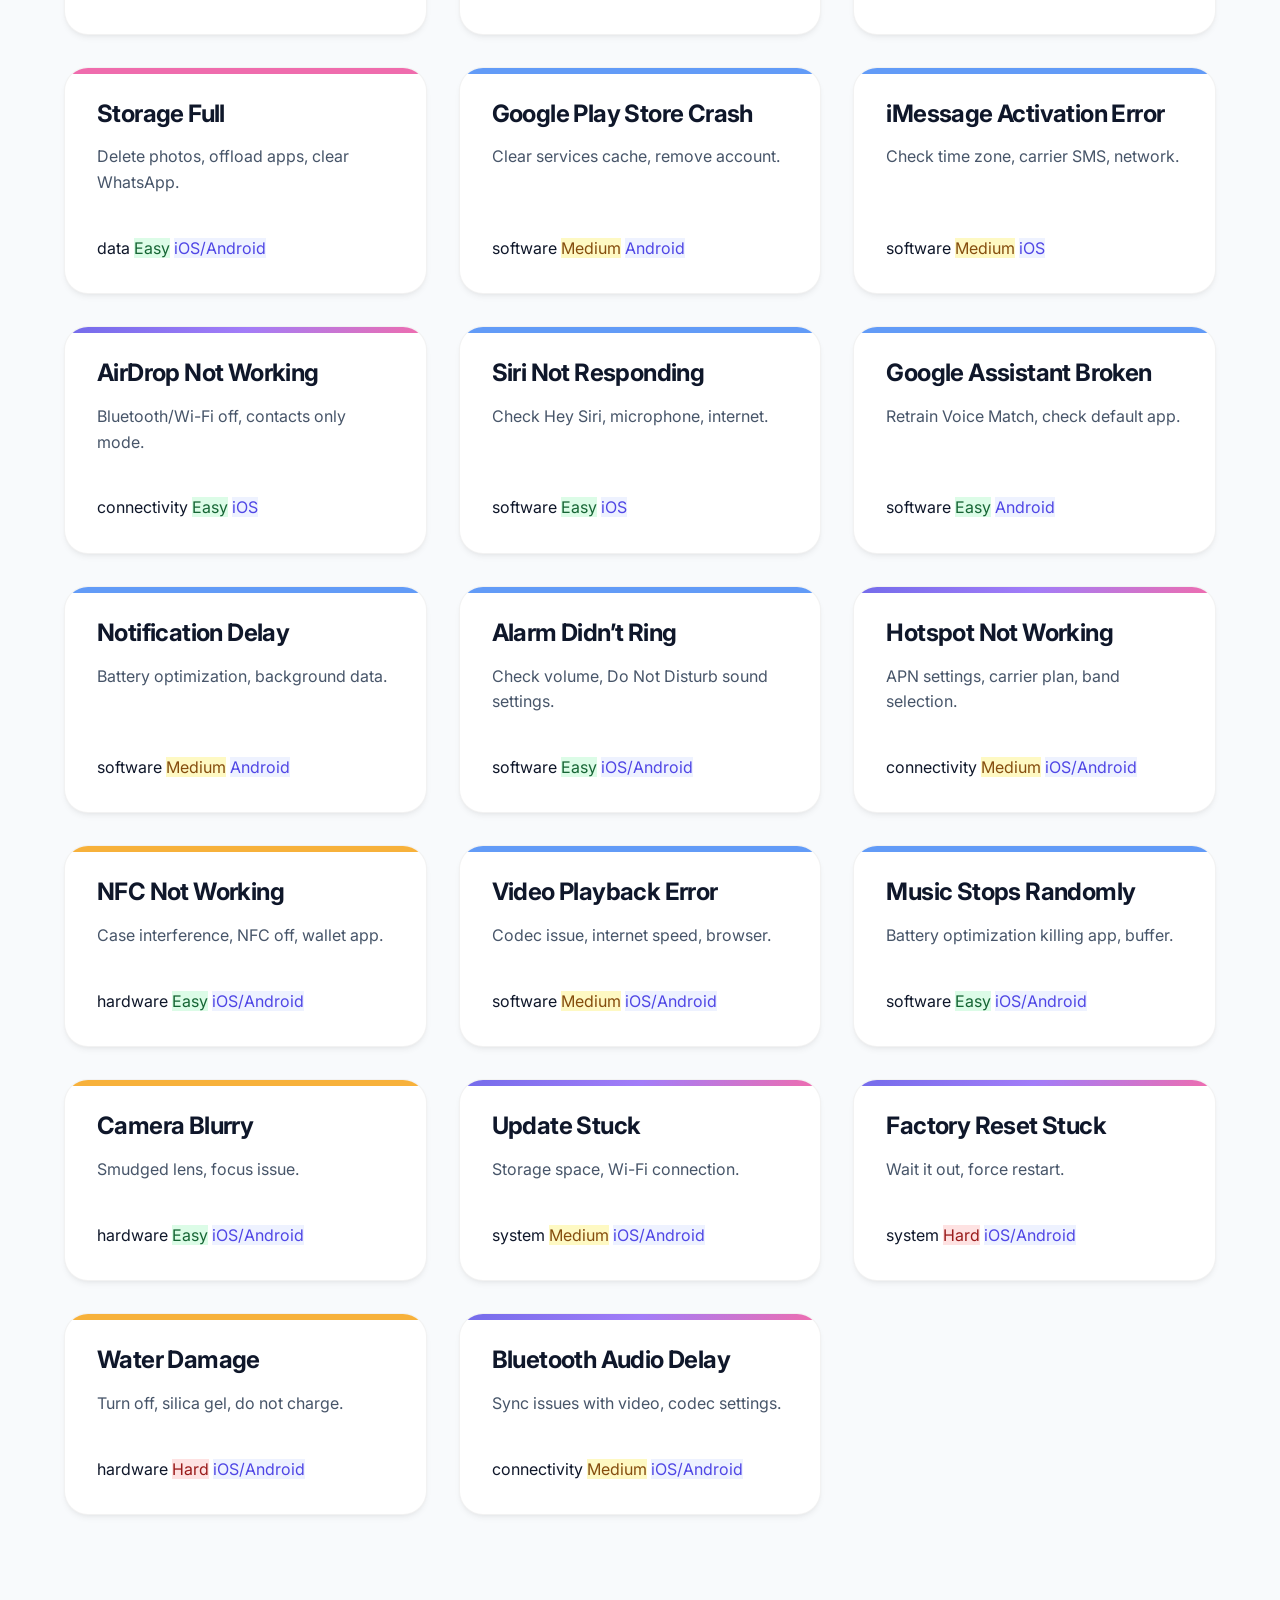
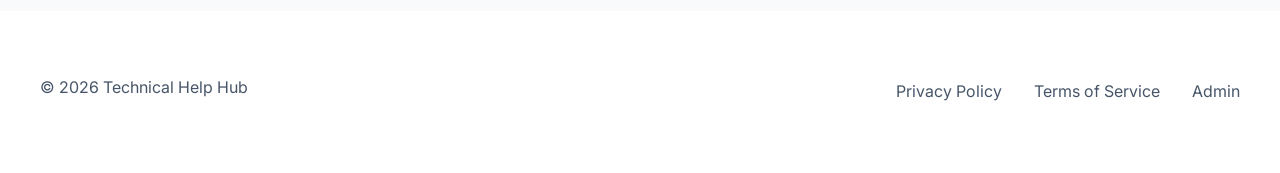
<file: mobile-problems.html>
<!doctype html>
<html lang="en">

<head>
    <meta charset="utf-8">
    <meta name="viewport" content="width=device-width, initial-scale=1">
    <title>Mobile Problems - Technical Help Hub</title>
    <link rel="preconnect" href="https://fonts.googleapis.com">
    <link rel="preconnect" href="https://fonts.gstatic.com" crossorigin>
    <link href="https://fonts.googleapis.com/css2?family=Inter:wght@400;500;600;700&display=swap" rel="stylesheet">
    <link rel="stylesheet" href="assets/css/styles.css">
</head>

<body>

    <header class="site-header">
        <div class="container header-inner">
            <a class="logo" href="index.html">
                <img src="assets/img/logo.svg" alt="" width="32" height="32">
                <span>Technical Help Hub</span>
            </a>
            <nav class="nav">
                <a href="index.html">Home</a>
                <a href="problems.html">Problems</a>
                <a href="mobile-problems.html" aria-current="page" style="color: var(--brand-primary);">Mobile</a>
                <a href="faq.html">FAQs</a>
                <a href="blog.html">Blog</a>
                <a href="contact.html">Contact</a>
                <a href="login.html" class="btn btn-sm">Login</a>
            </nav>
        </div>
    </header>

    <main class="container">
        <div class="list-header" style="flex-direction: column; align-items: stretch; gap: 1rem;">
            <h1>Common Mobile Problems</h1>
            <p class="muted">Troubleshoot issues for iOS and Android devices.</p>

            <div
                style="background: var(--bg-surface); padding: 1.5rem; border-radius: var(--radius-lg); border: 1px solid var(--border-color); box-shadow: var(--shadow-sm);">
                <form class="search search-grid" id="searchForm">
                    <div class="search-wrapper">
                        <input type="search" id="searchInput" placeholder="Search mobile issues (e.g. face id)..."
                            aria-label="Search problems">
                        <button type="submit" class="search-btn-inner">Search</button>
                    </div>

                    <div class="select-wrapper">
                        <select id="category" aria-label="Category">
                            <option value="">All Categories</option>
                            <option value="battery">Battery & Power</option>
                            <option value="connectivity">Connectivity</option>
                            <option value="app">App Issues</option>
                            <option value="system">System & Update</option>
                            <option value="hardware">Hardware</option>
                        </select>
                    </div>

                    <div class="select-wrapper">
                        <select id="os" aria-label="OS">
                            <option value="">All OS</option>
                            <option>iOS</option>
                            <option>Android</option>
                        </select>
                    </div>

                    <button class="btn" type="submit">Filter Results</button>
                </form>
            </div>
        </div>

        <div id="results" class="grid"></div>
    </main>

    <footer class="site-footer">
        <div class="container footer-inner">
            <p>© <span id="year"></span> Technical Help Hub</p>
            <div class="footer-links">
                <a href="privacy.html">Privacy Policy</a>
                <a href="terms.html">Terms of Service</a>
                <a href="admin.html">Admin</a>
            </div>
        </div>
    </footer>

    <script src="assets/js/problems-db.js"></script>
    <script>
        // Load from global problemsDB
        const allProblems = Object.entries(problemsDB).map(([id, data]) => ({ id, ...data }));

        // Filter for Mobile (iOS, Android)
        const problems = allProblems.filter(p => p.os.some(os => ['iOS', 'Android'].includes(os)));


        function render(list) {
            const wrap = document.getElementById('results');
            if (!list.length) {
                wrap.innerHTML = '<div style="grid-column: 1/-1; text-align: center; padding: 2rem;" class="muted">No problems found matching your filters.</div>';
                return;
            }
            wrap.innerHTML = list.map(p => `
    <a class="card card-${p.category}" href="problem.html?id=${p.id}">
      <div style="margin-bottom:auto">
        <h3>${p.title}</h3>
        <p>${p.summary}</p>
      </div>
      <div class="meta mt-4">
        <span class="badge badge-${p.category}">${p.category}</span>
        <span class="badge" style="border-color: transparent; ${getDifficultyColor(p.difficulty)}">${p.difficulty}</span>
        <span class="badge" style="background: #eef2ff; color: #4f46e5;">${p.os.join('/')}</span>
      </div>
    </a>
  `).join('');
        }

        function getDifficultyColor(d) {
            if (d === 'Easy') return 'background: #dcfce7; color: #166534;';
            if (d === 'Medium') return 'background: #fef9c3; color: #854d0e;';
            return 'background: #fee2e2; color: #991b1b;';
        }

        function applyFilters() {
            const q = document.getElementById('searchInput').value.toLowerCase().trim();
            const category = document.getElementById('category').value;
            const os = document.getElementById('os').value;

            const filtered = problems.filter(p => {
                const qok = !q || p.title.toLowerCase().includes(q) || p.summary.toLowerCase().includes(q);
                const cok = !category || p.category === category;
                const ook = !os || p.os.includes(os);
                return qok && cok && ook;
            });
            render(filtered);
        }

        document.getElementById('searchForm').addEventListener('submit', e => { e.preventDefault(); applyFilters(); });
        ['category', 'os'].forEach(id => document.getElementById(id).addEventListener('change', applyFilters));

        // Initial Render
        render(problems);
    </script>
    <script src="assets/js/app.js" defer></script>
</body>

</html>
</file>
<file: assets/css/styles.css>
:root {
  /* --- Premium Brand Palette --- */
  --brand-primary: #4f46e5;
  /* Indigo 600 */
  --brand-secondary: #0ea5e9;
  /* Sky 500 */
  --brand-accent: #8b5cf6;
  /* Violet 500 */
  --brand-gradient: linear-gradient(135deg, #4f46e5 0%, #8b5cf6 50%, #ec4899 100%);
  --brand-gradient-hover: linear-gradient(135deg, #4338ca 0%, #7c3aed 50%, #db2777 100%);

  /* --- Backgrounds & Surfaces --- */
  --bg-body: #f8fafc;
  --bg-surface: #ffffff;
  --bg-surface-alt: #f1f5f9;
  --bg-glass: rgba(255, 255, 255, 0.7);
  --bg-glass-heavy: rgba(255, 255, 255, 0.9);

  /* --- Typography Colors --- */
  --text-main: #0f172a;
  --text-muted: #475569;
  --text-light: #94a3b8;
  --text-on-brand: #ffffff;

  /* --- Category Colors --- */
  --col-performance: #8b5cf6;
  --col-virus: #ef4444;
  --col-hardware: #f59e0b;
  --col-software: #3b82f6;
  --col-network: #10b981;
  --col-data: #ec4899;
  --col-battery: #eab308;
  --col-app: #6366f1;
  --col-system: #64748b;
  --col-connectivity: #06b6d4;

  /* --- UI Dimensions & Spacing --- */
  --container-width: 1200px;
  --header-height: 4.5rem;
  --radius-sm: 0.5rem;
  --radius-md: 0.75rem;
  --radius-lg: 1rem;
  --radius-xl: 1.5rem;
  --radius-full: 9999px;

  /* --- Effects & Shadows --- */
  --shadow-xs: 0 1px 2px 0 rgb(0 0 0 / 0.05);
  --shadow-sm: 0 4px 6px -1px rgb(0 0 0 / 0.05), 0 2px 4px -2px rgb(0 0 0 / 0.05);
  --shadow-md: 0 10px 15px -3px rgb(0 0 0 / 0.08), 0 4px 6px -4px rgb(0 0 0 / 0.08);
  --shadow-lg: 0 20px 25px -5px rgb(0 0 0 / 0.1), 0 8px 10px -6px rgb(0 0 0 / 0.1);
  --shadow-glow: 0 0 20px rgba(79, 70, 229, 0.25);

  --backdrop-blur: 12px;
  --transition-base: all 0.3s cubic-bezier(0.4, 0, 0.2, 1);

  --font-sans: 'Inter', system-ui, -apple-system, BlinkMacSystemFont, "Segoe UI", Roboto, "Helvetica Neue", Arial, sans-serif;
}

/* --- Reset & Base --- */
*,
*::before,
*::after {
  box-sizing: border-box;
}

html {
  scroll-behavior: smooth;
}

body {
  margin: 0;
  font-family: var(--font-sans);
  background-color: var(--bg-body);
  /* Modern animated mesh gradient background */
  background-image:
    radial-gradient(at 0% 0%, rgba(79, 70, 229, 0.15) 0px, transparent 50%),
    radial-gradient(at 100% 0%, rgba(236, 72, 153, 0.15) 0px, transparent 50%),
    radial-gradient(at 100% 100%, rgba(14, 165, 233, 0.15) 0px, transparent 50%),
    radial-gradient(at 0% 100%, rgba(245, 158, 11, 0.1) 0px, transparent 50%);
  background-attachment: fixed;
  color: var(--text-main);
  line-height: 1.6;
  -webkit-font-smoothing: antialiased;
}

img {
  max-width: 100%;
  height: auto;
  display: block;
}

a {
  color: inherit;
  text-decoration: none;
  transition: var(--transition-base);
}

/* --- Typography --- */
h1,
h2,
h3,
h4,
h5,
h6 {
  margin: 0 0 1rem 0;
  font-weight: 700;
  line-height: 1.2;
  color: var(--text-main);
}

h1 {
  font-size: 3rem;
  letter-spacing: -0.03em;
}

h2 {
  font-size: 2.25rem;
  letter-spacing: -0.025em;
}

h3 {
  font-size: 1.5rem;
  letter-spacing: -0.025em;
}

p {
  margin-bottom: 1.5rem;
  color: var(--text-muted);
}

/* --- Layout --- */
.container {
  width: 100%;
  max-width: var(--container-width);
  margin: 0 auto;
  padding: 0 1.5rem;
}

/* --- Header (Glassmorphism) --- */
.site-header {
  position: sticky;
  top: 0;
  z-index: 100;
  height: var(--header-height);
  background: var(--bg-glass-heavy);
  backdrop-filter: blur(var(--backdrop-blur));
  -webkit-backdrop-filter: blur(var(--backdrop-blur));
  border-bottom: 1px solid rgba(0, 0, 0, 0.05);
}

.header-inner {
  height: 100%;
  display: flex;
  align-items: center;
  justify-content: space-between;
}

.logo {
  display: flex;
  align-items: center;
  gap: 0.75rem;
  font-weight: 800;
  font-size: 1.25rem;
  color: var(--text-main);
  letter-spacing: -0.02em;
}

.nav {
  display: flex;
  align-items: center;
  gap: 0.5rem;
}

.nav a {
  padding: 0.6rem 1rem;
  border-radius: var(--radius-md);
  color: var(--text-muted);
  font-weight: 500;
  font-size: 0.95rem;
}

.nav a:hover,
.nav a[aria-current="page"] {
  background-color: rgba(79, 70, 229, 0.08);
  color: var(--brand-primary);
}

/* --- Buttons --- */
.btn {
  display: inline-flex;
  align-items: center;
  justify-content: center;
  padding: 0.75rem 1.75rem;
  border-radius: var(--radius-lg);
  font-weight: 600;
  font-size: 1rem;
  background: var(--brand-gradient);
  color: var(--text-on-brand);
  border: none;
  cursor: pointer;
  transition: var(--transition-base);
  box-shadow: var(--shadow-md), var(--shadow-glow);
  position: relative;
  overflow: hidden;
}

.btn:hover {
  transform: translateY(-2px);
  box-shadow: var(--shadow-lg), var(--shadow-glow);
  filter: brightness(1.1);
}

.btn:active {
  transform: translateY(0);
}

.btn-sm {
  padding: 0.5rem 1.25rem;
  font-size: 0.875rem;
  border-radius: var(--radius-md);
}

.btn-secondary {
  background: var(--bg-surface);
  color: var(--text-main);
  border: 1px solid #e2e8f0;
  box-shadow: var(--shadow-sm);
}

.btn-secondary:hover {
  border-color: var(--text-muted);
  background: var(--bg-surface-alt);
  transform: translateY(-1px);
}

/* --- Hero Section --- */
.hero {
  padding: 6rem 0 4rem;
  text-align: center;
  position: relative;
}

.hero h1 {
  font-size: 4rem;
  max-width: 900px;
  margin: 0 auto 1.5rem;
  background: var(--brand-gradient);
  -webkit-background-clip: text;
  background-clip: text;
  -webkit-text-fill-color: transparent;
  line-height: title;
}

.hero h1 strong {
  font-weight: 800;
}

.hero p {
  font-size: 1.25rem;
  max-width: 650px;
  margin: 0 auto 3rem;
  line-height: 1.7;
}

/* --- Search Bar --- */
.search-large {
  max-width: 650px;
  margin: 0 auto;
  position: relative;
  transition: var(--transition-base);
}

.search-large:focus-within {
  transform: scale(1.02);
}

.search-large input {
  width: 100%;
  padding: 1.25rem 2rem;
  padding-right: 9rem;
  border-radius: var(--radius-full);
  border: 1px solid rgba(0, 0, 0, 0.08);
  background: var(--bg-surface);
  font-size: 1.125rem;
  box-shadow: var(--shadow-lg);
  transition: var(--transition-base);
}

.search-large input:focus {
  outline: none;
  border-color: var(--brand-primary);
  box-shadow: var(--shadow-lg), 0 0 0 4px rgba(79, 70, 229, 0.15);
}

.search-large button {
  position: absolute;
  right: 0.75rem;
  top: 0.6rem;
  bottom: 0.6rem;
  border-radius: var(--radius-full);
  padding: 0 2rem;
  box-shadow: none;
}

/* --- Cards & Grid --- */
.grid,
.cards {
  display: grid;
  grid-template-columns: repeat(auto-fill, minmax(320px, 1fr));
  gap: 2rem;
  margin: 3rem 0;
}

.card {
  background: var(--bg-surface);
  border: 1px solid rgba(0, 0, 0, 0.05);
  /* Detailed light border */
  border-radius: var(--radius-xl);
  padding: 2rem;
  transition: var(--transition-base);
  height: 100%;
  display: flex;
  flex-direction: column;
  position: relative;
  overflow: hidden;
  box-shadow: var(--shadow-sm);
}

.card::before {
  content: '';
  position: absolute;
  top: 0;
  left: 0;
  width: 100%;
  height: 6px;
  background: var(--brand-gradient);
  /* Default fallback */
  opacity: 0.8;
}

.card:hover {
  transform: translateY(-8px);
  box-shadow: var(--shadow-lg);
  border-color: rgba(0, 0, 0, 0.0);
  /* Let Shadow take over */
}

.card h3 {
  font-size: 1.5rem;
  margin-bottom: 1rem;
}

.card p {
  flex-grow: 1;
  font-size: 1rem;
  line-height: 1.6;
}

/* Category Specific Styles & Cards */
.card-performance::before {
  background: var(--col-performance);
}

.card-virus::before {
  background: var(--col-virus);
}

.card-hardware::before {
  background: var(--col-hardware);
}

.card-software::before {
  background: var(--col-software);
}

.card-network::before {
  background: var(--col-network);
}

.card-data::before {
  background: var(--col-data);
}

.card span.btn-secondary {
  align-self: flex-start;
  margin-top: 1.5rem;
  background: transparent;
  border: 1px solid #e2e8f0;
}

.card:hover span.btn-secondary {
  background: var(--brand-primary);
  color: white;
  border-color: var(--brand-primary);
}

/* --- Forms (General) --- */
.form-group {
  margin-bottom: 1.5rem;
}

label {
  display: block;
  font-size: 0.9rem;
  font-weight: 600;
  margin-bottom: 0.5rem;
  color: var(--text-main);
}

input[type="text"],
input[type="email"],
input[type="password"],
select,
textarea {
  width: 100%;
  padding: 0.875rem 1rem;
  border-radius: var(--radius-md);
  border: 1px solid var(--border-light);
  background: var(--bg-surface);
  color: var(--text-main);
  font-family: inherit;
  font-size: 1rem;
  transition: var(--transition-base);
  box-shadow: var(--shadow-xs);
}

input:focus,
select:focus,
textarea:focus {
  outline: none;
  border-color: var(--brand-primary);
  box-shadow: 0 0 0 4px rgba(79, 70, 229, 0.1);
}

/* --- Search Form Alignment --- */
.search {
  align-items: center;
  /* Ensure grid items align vertically */
}

/* --- Search Form Grid Layout (Flexbox for Fluidity) --- */
.search-grid {
  display: flex;
  flex-wrap: wrap;
  gap: 1rem;
  align-items: center;
  width: 100%;
}

/* Flex Grow Logic */
.search-wrapper {
  flex: 3 1 320px;
  /* Takes most space, min-width 320px */
}

.select-wrapper {
  flex: 1 1 160px;
  /* Takes less space, min-width 160px */
}

/* Filter button shouldn't grow too much */
.search-grid .btn {
  flex: 0 0 auto;
  min-width: 140px;
}

/* Ensure wrappers don't overflow */
.search-wrapper,
.select-wrapper {
  min-width: 0;
}

/* Remove the specific grid media query as flex handles it */


/* --- Search Wrapper (Input + Button) --- */
.search-wrapper {
  position: relative;
  display: flex;
  align-items: center;
  width: 100%;
  height: 3.5rem;
  /* Enforce wrapper height */
}

.search-wrapper input {
  padding: 0.875rem 1.5rem;
  /* Match select padding height */
  padding-right: 8rem !important;
  /* Space for large button */
  margin-bottom: 0 !important;
  border-radius: 50px;
  border: 1px solid var(--border-color);
  box-shadow: var(--shadow-sm);
  transition: var(--transition-base);
  height: 100%;
  /* Fill wrapper */
  line-height: normal;
}

.search-wrapper input:focus {
  border-color: var(--brand-primary);
  box-shadow: 0 0 0 4px rgba(79, 70, 229, 0.1);
}

.search-btn-inner {
  position: absolute;
  right: 6px;
  top: 50%;
  transform: translateY(-50%);
  height: calc(3.5rem - 10px);
  /* Fixed height relative to input */
  background: var(--brand-gradient);
  border: none;
  cursor: pointer;
  color: white;
  padding: 0 1.5rem;
  /* Increased padding slightly */
  display: flex;
  align-items: center;
  justify-content: center;
  transition: var(--transition-base);
  border-radius: 50px;
  font-weight: 600;
  font-size: 0.95rem;
  box-shadow: var(--shadow-sm);
  z-index: 2;
}

/* Ensure Selects Match Search Height in Filter Bar */
.search select {
  height: 3.5rem;
  border-radius: 50px;
  /* Match pill shape for consistency */
  padding: 0 1.5rem;
  appearance: none;
  /* Remove default arrow to style if needed, but keeping simple for now */
  background-image: url("data:image/svg+xml,%3csvg xmlns='http://www.w3.org/2000/svg' fill='none' viewBox='0 0 20 20'%3e%3cpath stroke='%236b7280' stroke-linecap='round' stroke-linejoin='round' stroke-width='1.5' d='M6 8l4 4 4-4'/%3e%3c/svg%3e");
  background-position: right 1.5rem center;
  background-repeat: no-repeat;
  background-size: 1.5em 1.5em;
  border: 1px solid var(--border-color);
  background-color: var(--bg-surface);
}

.search .btn {
  height: 3.5rem;
  border-radius: 50px;
  padding: 0 2rem;
  display: inline-flex;
  align-items: center;
  justify-content: center;
}

.search-btn-inner:hover {
  transform: translateY(calc(-50% - 1px));
  /* Account for center offset */
  filter: brightness(1.1);
  color: white;
  background: var(--brand-gradient);
  /* Ensure gradient stays */
}


/* --- Footer --- */
.site-footer {
  margin-top: 6rem;
  border-top: 1px solid var(--border-light);
  background: var(--bg-surface);
}

.footer-inner {
  padding: 3rem 0;
  display: flex;
  justify-content: space-between;
  align-items: center;
  color: var(--text-muted);
}

.footer-links {
  display: flex;
  gap: 2rem;
}

.footer-links a:hover {
  color: var(--brand-primary);
}

/* --- Dark Mode (Auto or Class) --- */
/* Simple dark mode support via semantic variables if data-theme is set */
[data-theme="dark"] {
  --bg-body: #0b1120;
  --bg-surface: #1e293b;
  --bg-surface-alt: #334155;
  --bg-glass: rgba(30, 41, 59, 0.7);
  --bg-glass-heavy: rgba(15, 23, 42, 0.9);

  --text-main: #f8fafc;
  --text-muted: #94a3b8;
  --text-light: #64748b;
  --text-on-brand: #ffffff;

  --border-light: #334155;

  --shadow-xs: 0 1px 2px 0 rgb(0 0 0 / 0.3);
  --shadow-sm: 0 4px 6px -1px rgb(0 0 0 / 0.4);
  --shadow-lg: 0 10px 15px -3px rgb(0 0 0 / 0.5);
}

/* --- Responsive --- */
@media (max-width: 768px) {

  /* --- Mobile Readability Overhaul --- */
  :root {
    --header-height: 70px;
    /* Taller header */
  }

  html {
    font-size: 17px;
    /* Increase base font size (was 16px) */
  }

  body {
    line-height: 1.65;
    /* Better line height for reading */
  }

  h1 {
    font-size: 2.25rem;
    /* ~38px */
    line-height: 1.2;
  }

  h2 {
    font-size: 1.75rem;
    /* ~30px */
  }

  p {
    margin-bottom: 1.25rem;
  }

  .container {
    padding-left: 1.5rem;
    padding-right: 1.5rem;
  }

  /* Enhanced Touch Targets */
  .btn {
    padding: 0.9rem 1.5rem;
    font-size: 1.05rem;
    width: 100%;
    /* Full width buttons are easier on mobile */
    display: flex;
    justify-content: center;
    margin-bottom: 0.5rem;
  }

  .nav a {
    padding: 1.25rem;
    /* Larger tap area for menu links */
    font-size: 1.2rem;
  }

  .card {
    padding: 1.5rem;
    /* Slightly less padding to maximize width */
  }

  /* Form Elements */
  input[type="text"],
  input[type="email"],
  input[type="password"],
  input[type="search"],
  select,
  textarea {
    font-size: 16px;
    /* Prevents iOS zoom on focus */
    padding: 1rem;
    /* Larger input areas */
    height: auto;
    width: 100%;
    margin-bottom: 0.5rem;
  }

  /* Force Search Form to Stack */
  .search {
    grid-template-columns: 1fr !important;
    /* Override inline styles */
    gap: 1.25rem;
  }

  .select-wrapper {
    width: 100%;
  }

  /* Fix Stacking Context for Mobile Menu */
  .site-header {
    backdrop-filter: none;
    -webkit-backdrop-filter: none;
    background: var(--bg-surface);
    /* Solid background to prevent bleed */
  }

  .header-inner {
    flex-wrap: wrap;
    padding: 1rem 0;
    /* More vertical breathing room */
    height: auto;
    gap: 0;
  }

  .logo {
    z-index: 10001;
    /* Above everything */
    position: relative;
    flex-grow: 1;
    font-size: 1.35rem;
    /* Slightly larger logo text */
  }

  /* Hamburger Toggle */
  .mobile-toggle {
    display: flex;
    flex-direction: column;
    justify-content: center;
    gap: 5px;
    /* Spaced out lines */
    width: 44px;
    /* Minimum touch target size */
    height: 44px;
    background: transparent;
    border: none;
    cursor: pointer;
    z-index: 10001;
    /* Above overlay */
    padding: 0;
    position: relative;
    align-items: flex-end;
    /* Align to right */
  }

  .mobile-toggle span {
    display: block;
    width: 28px;
    /* Slightly wider lines */
    height: 3px;
    background: var(--text-main);
    border-radius: 2px;
    transition: var(--transition-base);
  }

  /* Mobile Nav Overlay */
  .nav {
    display: none;
    position: fixed;
    top: 0;
    left: 0;
    width: 100vw;
    height: 100vh;
    background: var(--bg-surface);
    flex-direction: column;
    justify-content: flex-start;
    align-items: center;
    gap: 1.5rem;
    padding: 7rem 2rem 3rem;
    /* Increased top padding */
    z-index: 10000;
    /* High z-index */
    overflow-y: auto;
    overscroll-behavior: contain;
  }

  .nav.active {
    display: flex;
    animation: fadeIn 0.3s ease-out;
  }

  .nav a {
    font-size: 1.35rem;
    /* Larger menu links */
    width: 100%;
    text-align: center;
    padding: 1.25rem;
    border-bottom: 1px solid var(--bg-surface-alt);
    font-weight: 500;
  }

  @keyframes fadeIn {
    from {
      opacity: 0;
    }

    to {
      opacity: 1;
    }
  }

  /* Toggle Animation */
  .mobile-toggle.active span:nth-child(1) {
    transform: translateY(8px) rotate(45deg);
  }

  .mobile-toggle.active span:nth-child(2) {
    opacity: 0;
  }

  .mobile-toggle.active span:nth-child(3) {
    transform: translateY(-8px) rotate(-45deg);
  }

  .hero h1 {
    font-size: 2.5rem;
    margin-bottom: 1rem;
  }

  .hero p {
    font-size: 1.15rem;
  }

  /* Mobile Search Fix (Homepage) */
  .search-large {
    display: flex;
    flex-direction: column;
    gap: 0.75rem;
    margin-bottom: 2rem;
  }

  .search-large input {
    padding-right: 1.5rem;
    /* Reset padding */
  }

  .search-large button {
    position: static;
    width: 100%;
    margin-top: 0.5rem;
    padding: 1rem;
  }

  .grid,
  .cards {
    grid-template-columns: 1fr;
    gap: 1.5rem;
  }

  .footer-inner {
    flex-direction: column;
    gap: 2rem;
    text-align: center;
    padding: 4rem 0 2rem;
  }

  .footer-links {
    flex-direction: column;
    gap: 1.25rem;
    font-size: 1.1rem;
  }
}

/* --- Utilities --- */
.text-center {
  text-align: center;
}

.mt-4 {
  margin-top: 1rem;
}

.mb-4 {
  margin-bottom: 1rem;
}

.sr-only {
  position: absolute;
  width: 1px;
  height: 1px;
  padding: 0;
  margin: -1px;
  overflow: hidden;
  clip: rect(0, 0, 0, 0);
  border: 0;
}

/* --- Animations --- */
@keyframes fadeInUp {
  from {
    opacity: 0;
    transform: translateY(20px);
  }

  to {
    opacity: 1;
    transform: translateY(0);
  }
}

.animate-fade-in-up {
  opacity: 0;
  /* Star hidden */
  animation: fadeInUp 0.8s cubic-bezier(0.4, 0, 0.2, 1) forwards;
}

.delay-100 {
  animation-delay: 0.1s;
}

.delay-200 {
  animation-delay: 0.2s;
}

.delay-300 {
  animation-delay: 0.3s;
}

/* --- Semantic Badges --- */
.badge-success {
  background: rgba(16, 185, 129, 0.1);
  color: var(--success);
  border-color: transparent;
}

.badge-warning {
  background: rgba(245, 158, 11, 0.1);
  color: var(--warning);
  border-color: transparent;
}

.badge-danger {
  background: rgba(239, 68, 68, 0.1);
  color: var(--danger);
  border-color: transparent;
}
</file>
